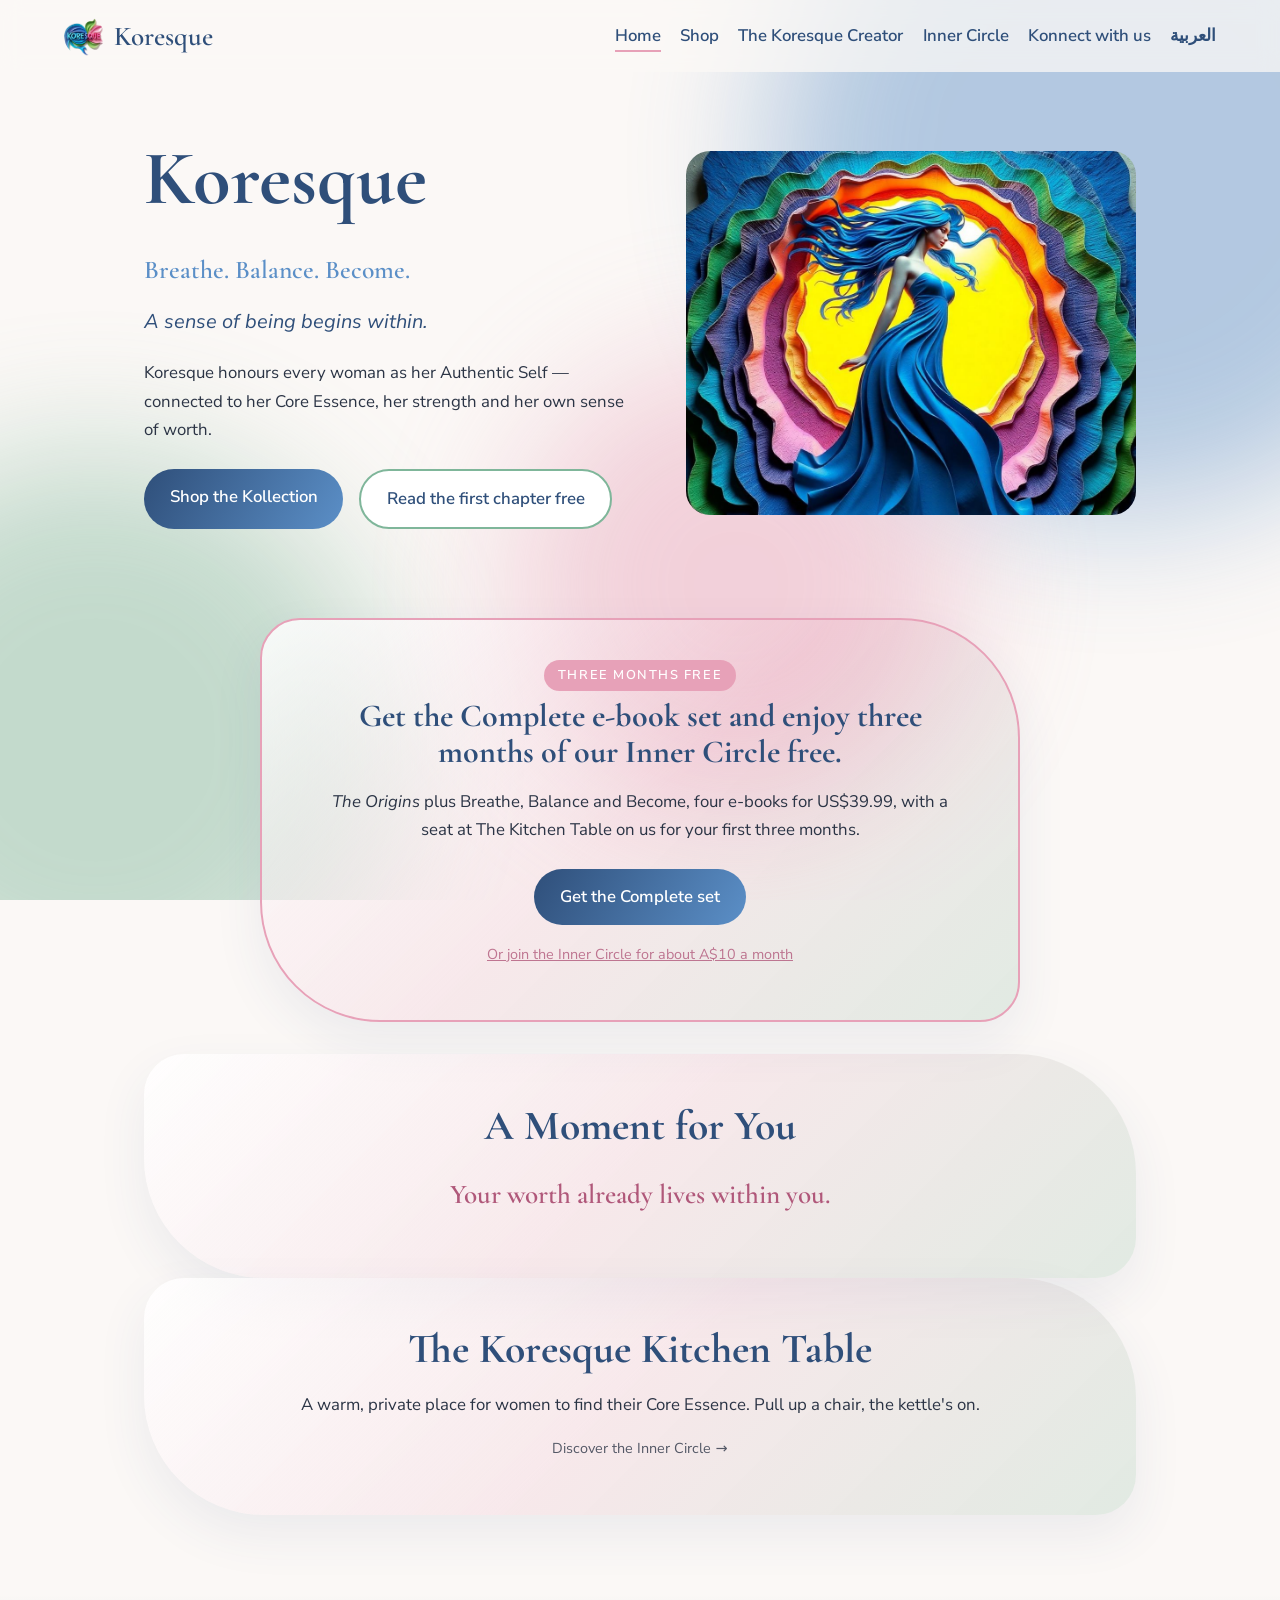
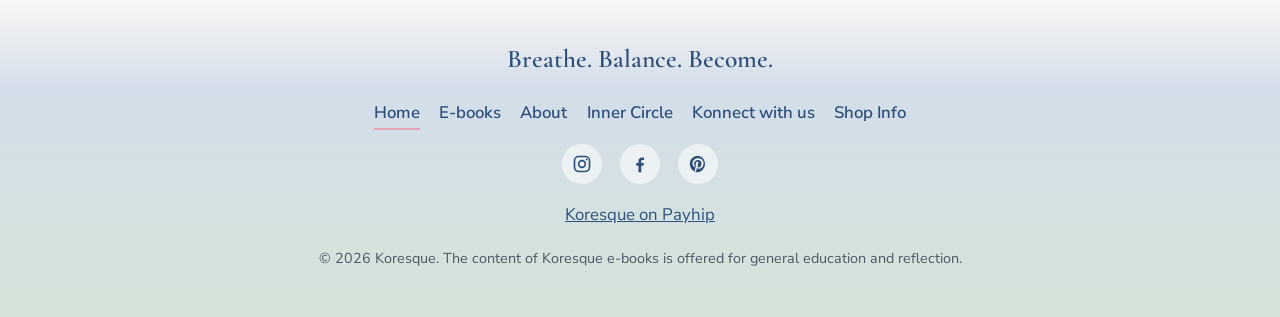
<file: index.html>
<!DOCTYPE html>
<html lang="en-AU">
<head>
<meta charset="utf-8">
<meta name="viewport" content="width=device-width, initial-scale=1">
<title>Koresque · Breathe. Balance. Become.</title>
<meta name="description" content="Beautifully illustrated e-books and gentle practices for women.">
<link rel="icon" href="images/logo.png">
<link rel="preconnect" href="https://fonts.googleapis.com">
<link href="https://fonts.googleapis.com/css2?family=Cormorant+Garamond:wght@500;600&family=Nunito+Sans:wght@400;600&display=swap" rel="stylesheet">
<link rel="stylesheet" href="css/style.css">
<link rel="alternate" hreflang="en" href="https://koresque.com/index.html">
<link rel="alternate" hreflang="ar" href="https://koresque.com/ar/index.html">
<link rel="alternate" hreflang="x-default" href="https://koresque.com/index.html">
</head>
<body>
<a class="skip" href="#main">Skip to content</a>
<div class="bg" aria-hidden="true"><span class="blob b1"></span><span class="blob b2"></span><span class="blob b3"></span></div>
<header class="site-header">
<a class="brand" href="index.html"><img src="images/logo.png" alt="" width="40" height="40"><span>Koresque</span></a>
<nav aria-label="Main"><ul><li><a href="index.html" aria-current="page">Home</a></li><li><a href="ebooks.html">Shop</a></li><li><a href="about.html#author">The Koresque Creator</a></li><li><a href="inner-circle.html">Inner Circle</a></li><li><a href="contact.html">Konnect with us</a></li><li class="lang-switch"><a href="ar/index.html" lang="ar" hreflang="ar">العربية</a></li></ul></nav>
</header>
<main id="main">
<section class="hero">
<div class="hero-text">
<h1>Koresque</h1>
<p class="tagline">Breathe. Balance. Become.</p>
<p class="lead">A sense of being begins within.</p>
<p>Koresque honours every woman as her Authentic Self — connected to her Core Essence, her strength and her own sense of worth.</p>
<p class="buttons"><a class="btn primary" href="ebooks.html">Shop the Kollection</a> <a class="btn secondary" href="https://payhip.com/b/oQnwW">Read the first chapter free</a></p>
</div>
<div class="hero-art"><img src="images/hero.jpg" alt="Flowing layers of blue, green and pink artwork"></div>
</section>
<section class="offer home-offer card-soft">
<span class="label">Three months free</span>
<h2>Get the Complete e-book set and enjoy three months of our Inner Circle free.</h2>
<p><em>The Origins</em> plus Breathe, Balance and Become, four e-books for US$39.99, with a seat at The Kitchen Table on us for your first three months.</p>
<p class="buttons"><a class="btn primary" href="https://payhip.com/b/dJkO3">Get the Complete set</a></p>
<p class="small"><a href="https://payhip.com/b/kZVgW">Or join the Inner Circle for about A$10 a month</a></p>
</section>
<a class="moment home-moment card-soft card-link" href="moment.html">
<h2>A Moment for You</h2>
<p class="quote">Your worth already lives within you.</p>
</a>
<a class="ic-teaser card-soft card-link" href="inner-circle.html">
<h2>The Koresque Kitchen Table</h2>
<p>A warm, private place for women to find their Core Essence. Pull up a chair, the kettle's on.</p>
<p class="small">Discover the Inner Circle &rarr;</p>
</a>
</main>
<footer class="site-footer">
<div class="wave" aria-hidden="true"></div>
<p class="foot-tag">Breathe. Balance. Become.</p>
<nav aria-label="Footer"><ul><li><a href="index.html" aria-current="page">Home</a></li><li><a href="ebooks.html">E-books</a></li><li><a href="about.html">About</a></li><li><a href="inner-circle.html">Inner Circle</a></li><li><a href="contact.html">Konnect with us</a></li><li><a href="shop-info.html">Shop Info</a></li></ul></nav>
<p class="social"><a href="https://www.instagram.com/koresque2026/" target="_blank" rel="noopener" aria-label="Instagram"><svg viewBox="0 0 24 24" width="20" height="20" aria-hidden="true" focusable="false"><rect x="3" y="3" width="18" height="18" rx="5" fill="none" stroke="currentColor" stroke-width="2"/><circle cx="12" cy="12" r="4" fill="none" stroke="currentColor" stroke-width="2"/><circle cx="17.5" cy="6.5" r="1.2" fill="currentColor"/></svg></a><a href="https://www.facebook.com/people/Koresque/61571388874484/" target="_blank" rel="noopener" aria-label="Facebook"><svg viewBox="0 0 24 24" width="20" height="20" aria-hidden="true" focusable="false"><path fill="currentColor" d="M13.5 22v-8h2.7l.4-3.2h-3.1V8.8c0-.9.3-1.5 1.6-1.5h1.7V4.4c-.3 0-1.3-.1-2.5-.1-2.4 0-4.1 1.5-4.1 4.2v2.3H7.5V14h2.7v8z"/></svg></a><a href="https://au.pinterest.com/koresque/" target="_blank" rel="noopener" aria-label="Pinterest"><svg viewBox="0 0 24 24" width="20" height="20" aria-hidden="true" focusable="false"><path fill="currentColor" d="M12 2a10 10 0 0 0-3.6 19.3c-.1-.8-.2-2 0-2.9l1.2-5s-.3-.6-.3-1.5c0-1.4.8-2.5 1.8-2.5.9 0 1.3.6 1.3 1.4 0 .9-.6 2.2-.9 3.4-.2 1 .5 1.9 1.5 1.9 1.8 0 3.2-1.9 3.2-4.7 0-2.5-1.8-4.2-4.3-4.2-2.9 0-4.6 2.2-4.6 4.4 0 .9.3 1.8.8 2.3.1.1.1.2.1.3l-.3 1.2c0 .2-.2.2-.4.1-1.3-.6-2.1-2.5-2.1-4 0-3.3 2.4-6.3 6.9-6.3 3.6 0 6.4 2.6 6.4 6 0 3.6-2.3 6.5-5.4 6.5-1.1 0-2.1-.6-2.4-1.2l-.7 2.5c-.2.9-.9 2.1-1.3 2.8A10 10 0 1 0 12 2z"/></svg></a></p>
<p><a href="https://payhip.com/Koresque">Koresque on Payhip</a></p>
<p class="small">&copy; 2026 Koresque. The content of Koresque e-books is offered for general education and reflection.</p>
</footer>
</body>
</html>
</file>
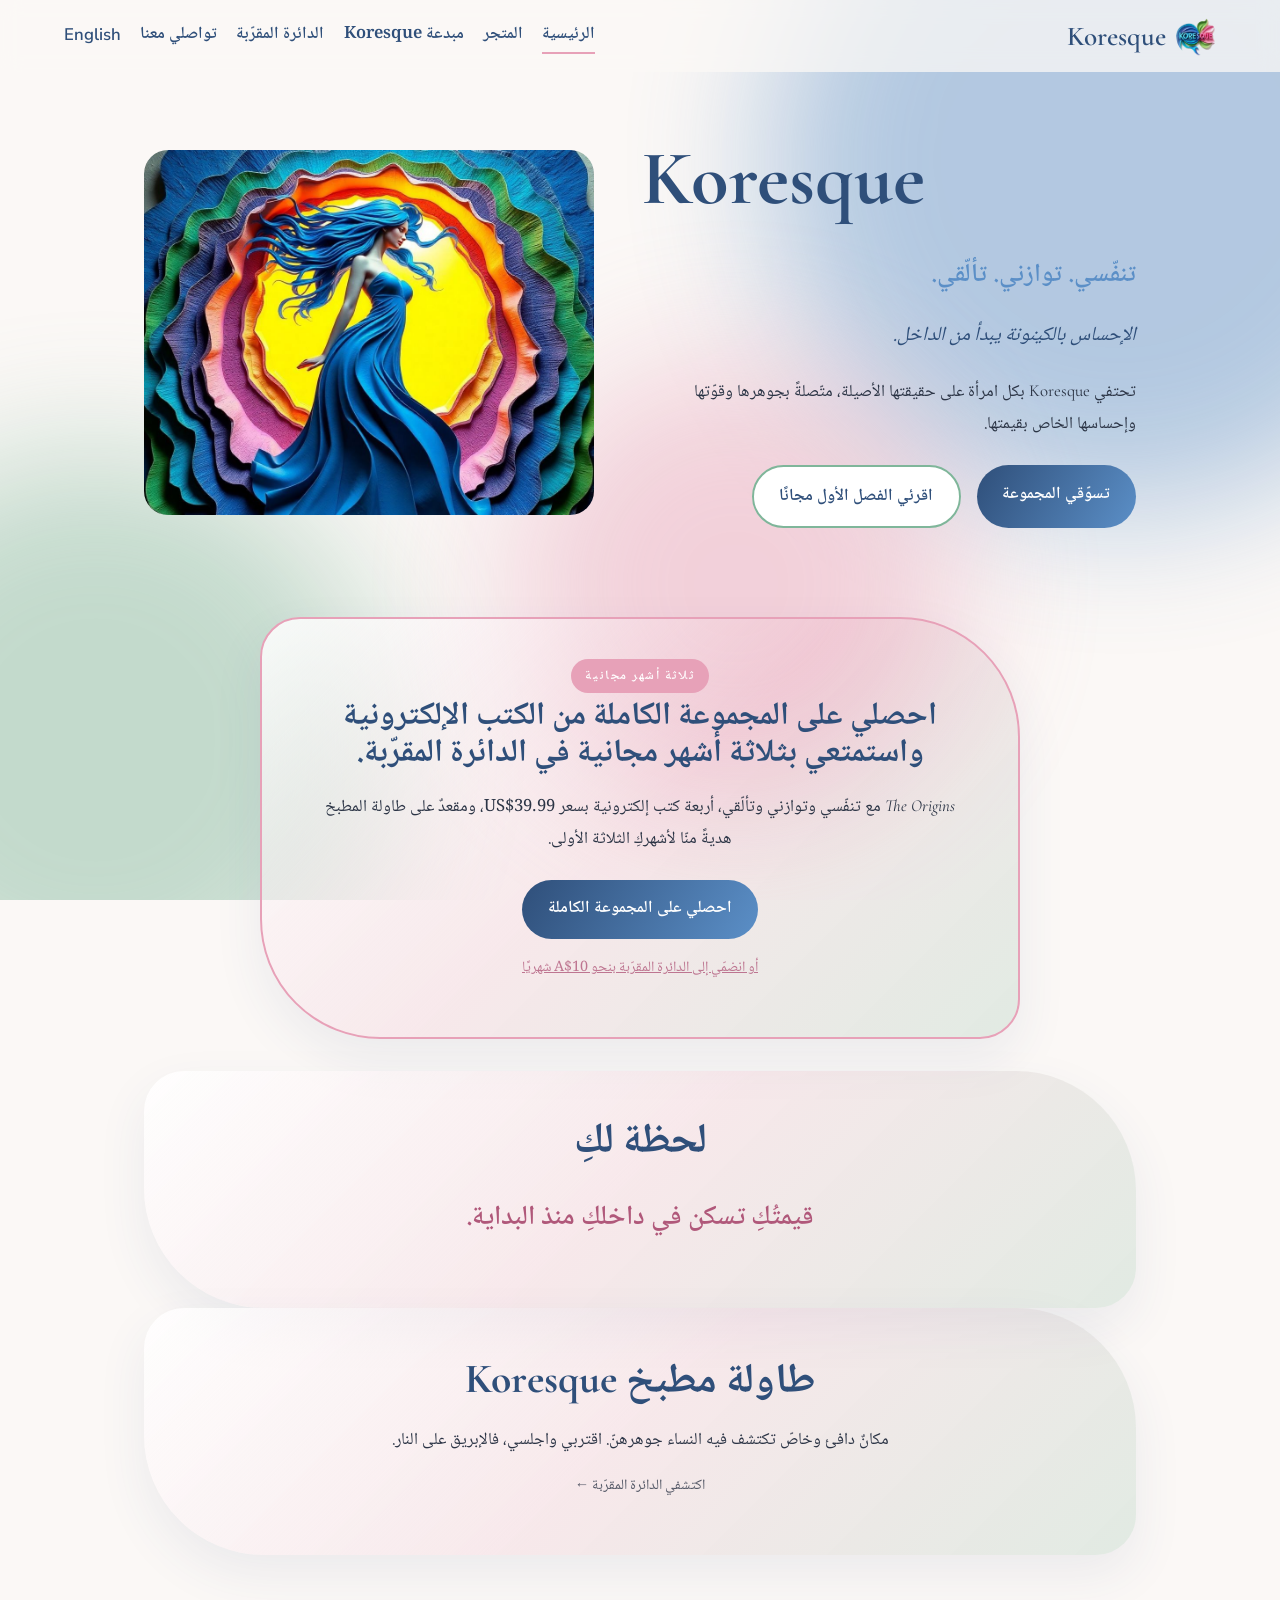
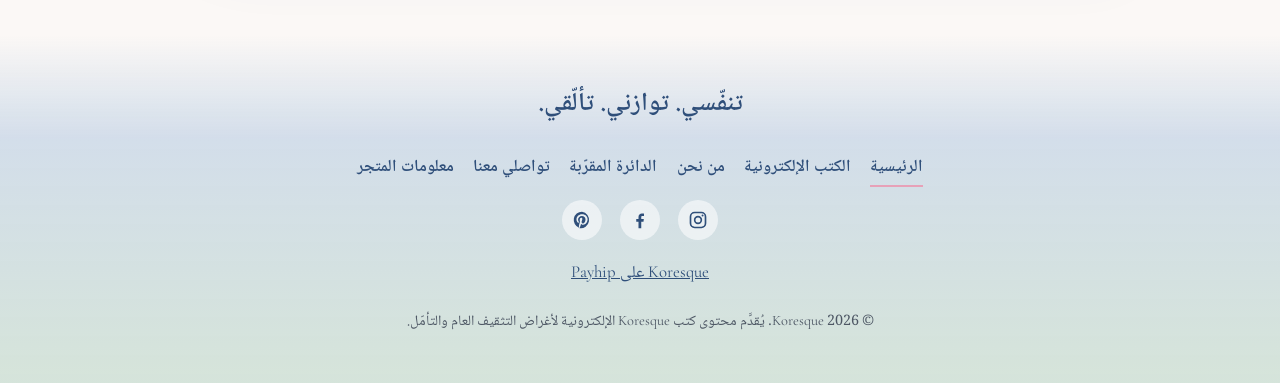
<file: ar/index.html>
<!DOCTYPE html>
<html lang="ar" dir="rtl">
<head>
<meta charset="utf-8">
<meta name="viewport" content="width=device-width, initial-scale=1">
<title>Koresque · تنفّسي. توازني. تألّقي.</title>
<meta name="description" content="كتب إلكترونية مصوّرة بجمال وممارسات لطيفة للنساء.">
<link rel="icon" href="../images/logo.png">
<link rel="preconnect" href="https://fonts.googleapis.com">
<link href="https://fonts.googleapis.com/css2?family=Cormorant+Garamond:wght@500;600&family=Noto+Naskh+Arabic:wght@400;600&family=Nunito+Sans:wght@400;600&display=swap" rel="stylesheet">
<link rel="stylesheet" href="../css/style.css">
<link rel="alternate" hreflang="en" href="https://koresque.com/index.html">
<link rel="alternate" hreflang="ar" href="https://koresque.com/ar/index.html">
<link rel="alternate" hreflang="x-default" href="https://koresque.com/index.html">
</head>
<body>
<a class="skip" href="#main">انتقلي إلى المحتوى</a>
<div class="bg" aria-hidden="true"><span class="blob b1"></span><span class="blob b2"></span><span class="blob b3"></span></div>
<header class="site-header">
<a class="brand" href="index.html"><img src="../images/logo.png" alt="" width="40" height="40"><span lang="en" dir="ltr">Koresque</span></a>
<nav aria-label="القائمة الرئيسية"><ul><li><a href="index.html" aria-current="page">الرئيسية</a></li><li><a href="ebooks.html">المتجر</a></li><li><a href="../about.html#author">مبدعة Koresque</a></li><li><a href="../inner-circle.html">الدائرة المقرّبة</a></li><li><a href="../contact.html">تواصلي معنا</a></li><li class="lang-switch"><a href="../index.html" lang="en" hreflang="en">English</a></li></ul></nav>
</header>
<main id="main">
<section class="hero">
<div class="hero-text">
<h1 lang="en" dir="ltr">Koresque</h1>
<p class="tagline">تنفّسي. توازني. تألّقي.</p>
<p class="lead">الإحساس بالكينونة يبدأ من الداخل.</p>
<p>تحتفي <span lang="en" dir="ltr">Koresque</span> بكل امرأة على حقيقتها الأصيلة، متّصلةً بجوهرها وقوّتها وإحساسها الخاص بقيمتها.</p>
<p class="buttons"><a class="btn primary" href="ebooks.html">تسوّقي المجموعة</a> <a class="btn secondary" href="https://payhip.com/b/oQnwW">اقرئي الفصل الأول مجانًا</a></p>
</div>
<div class="hero-art"><img src="../images/hero.jpg" alt="طبقات متدفّقة من عمل فنيّ بالأزرق والأخضر والورديّ"></div>
</section>
<section class="offer home-offer card-soft">
<span class="label">ثلاثة أشهر مجانية</span>
<h2>احصلي على المجموعة الكاملة من الكتب الإلكترونية واستمتعي بثلاثة أشهر مجانية في الدائرة المقرّبة.</h2>
<p><em lang="en" dir="ltr">The Origins</em> مع تنفّسي وتوازني وتألّقي، أربعة كتب إلكترونية بسعر <bdi dir="ltr">US$39.99</bdi>، ومقعدٌ على طاولة المطبخ هديةً منّا لأشهركِ الثلاثة الأولى.</p>
<p class="buttons"><a class="btn primary" href="https://payhip.com/b/dJkO3">احصلي على المجموعة الكاملة</a></p>
<p class="small"><a href="https://payhip.com/b/kZVgW">أو انضمّي إلى الدائرة المقرّبة بنحو <bdi dir="ltr">A$10</bdi> شهريًا</a></p>
</section>
<a class="moment home-moment card-soft card-link" href="moment.html">
<h2>لحظة لكِ</h2>
<p class="quote">قيمتُكِ تسكن في داخلكِ منذ البداية.</p>
</a>
<a class="ic-teaser card-soft card-link" href="../inner-circle.html">
<h2>طاولة مطبخ <span lang="en" dir="ltr">Koresque</span></h2>
<p>مكانٌ دافئ وخاصّ تكتشف فيه النساء جوهرهنّ. اقتربي واجلسي، فالإبريق على النار.</p>
<p class="small">اكتشفي الدائرة المقرّبة &larr;</p>
</a>
</main>
<footer class="site-footer">
<div class="wave" aria-hidden="true"></div>
<p class="foot-tag">تنفّسي. توازني. تألّقي.</p>
<nav aria-label="تذييل الصفحة"><ul><li><a href="index.html" aria-current="page">الرئيسية</a></li><li><a href="ebooks.html">الكتب الإلكترونية</a></li><li><a href="../about.html">من نحن</a></li><li><a href="../inner-circle.html">الدائرة المقرّبة</a></li><li><a href="../contact.html">تواصلي معنا</a></li><li><a href="../shop-info.html">معلومات المتجر</a></li></ul></nav>
<p class="social"><a href="https://www.instagram.com/koresque2026/" target="_blank" rel="noopener" aria-label="إنستغرام"><svg viewBox="0 0 24 24" width="20" height="20" aria-hidden="true" focusable="false"><rect x="3" y="3" width="18" height="18" rx="5" fill="none" stroke="currentColor" stroke-width="2"/><circle cx="12" cy="12" r="4" fill="none" stroke="currentColor" stroke-width="2"/><circle cx="17.5" cy="6.5" r="1.2" fill="currentColor"/></svg></a><a href="https://www.facebook.com/people/Koresque/61571388874484/" target="_blank" rel="noopener" aria-label="فيسبوك"><svg viewBox="0 0 24 24" width="20" height="20" aria-hidden="true" focusable="false"><path fill="currentColor" d="M13.5 22v-8h2.7l.4-3.2h-3.1V8.8c0-.9.3-1.5 1.6-1.5h1.7V4.4c-.3 0-1.3-.1-2.5-.1-2.4 0-4.1 1.5-4.1 4.2v2.3H7.5V14h2.7v8z"/></svg></a><a href="https://au.pinterest.com/koresque/" target="_blank" rel="noopener" aria-label="بينترست"><svg viewBox="0 0 24 24" width="20" height="20" aria-hidden="true" focusable="false"><path fill="currentColor" d="M12 2a10 10 0 0 0-3.6 19.3c-.1-.8-.2-2 0-2.9l1.2-5s-.3-.6-.3-1.5c0-1.4.8-2.5 1.8-2.5.9 0 1.3.6 1.3 1.4 0 .9-.6 2.2-.9 3.4-.2 1 .5 1.9 1.5 1.9 1.8 0 3.2-1.9 3.2-4.7 0-2.5-1.8-4.2-4.3-4.2-2.9 0-4.6 2.2-4.6 4.4 0 .9.3 1.8.8 2.3.1.1.1.2.1.3l-.3 1.2c0 .2-.2.2-.4.1-1.3-.6-2.1-2.5-2.1-4 0-3.3 2.4-6.3 6.9-6.3 3.6 0 6.4 2.6 6.4 6 0 3.6-2.3 6.5-5.4 6.5-1.1 0-2.1-.6-2.4-1.2l-.7 2.5c-.2.9-.9 2.1-1.3 2.8A10 10 0 1 0 12 2z"/></svg></a></p>
<p><a href="https://payhip.com/Koresque"><span lang="en" dir="ltr">Koresque</span> على <span lang="en" dir="ltr">Payhip</span></a></p>
<p class="small">&copy; 2026 <span lang="en" dir="ltr">Koresque</span>. يُقدَّم محتوى كتب <span lang="en" dir="ltr">Koresque</span> الإلكترونية لأغراض التثقيف العام والتأمّل.</p>
</footer>
</body>
</html>
</file>
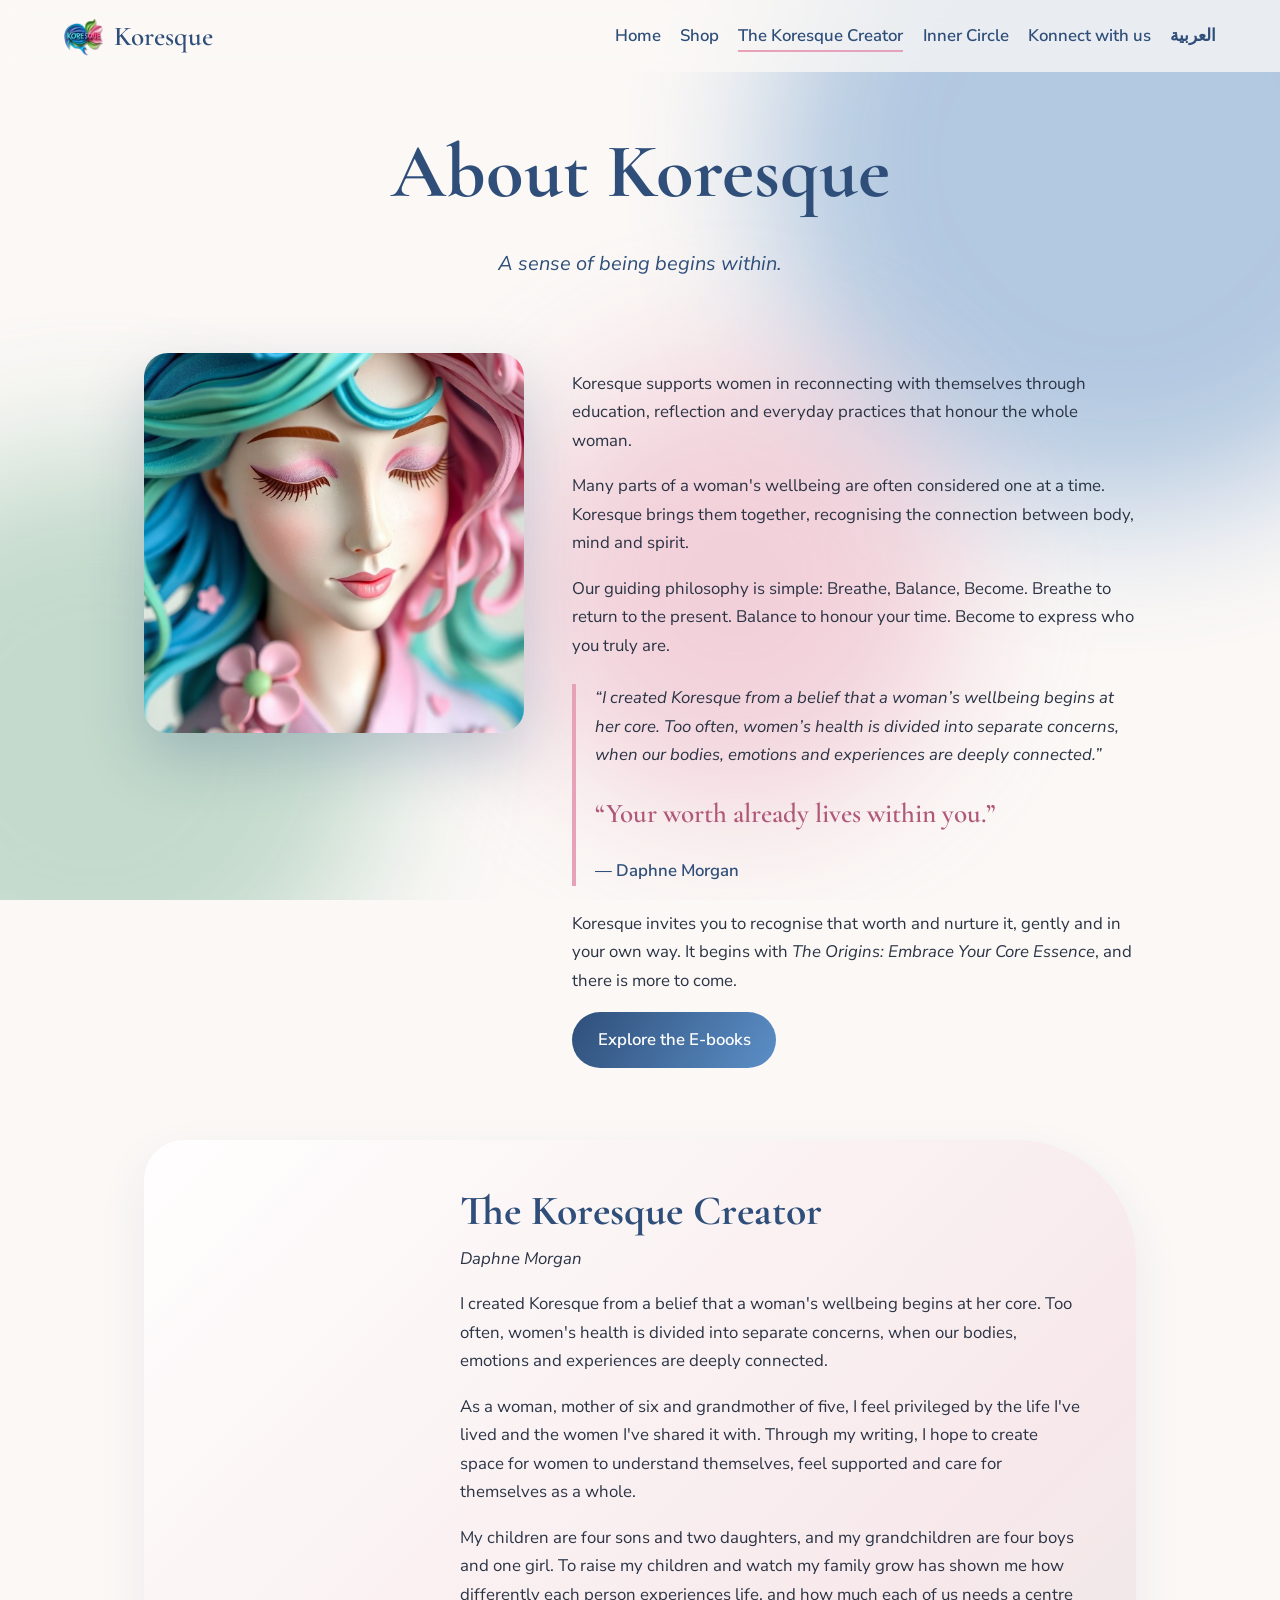
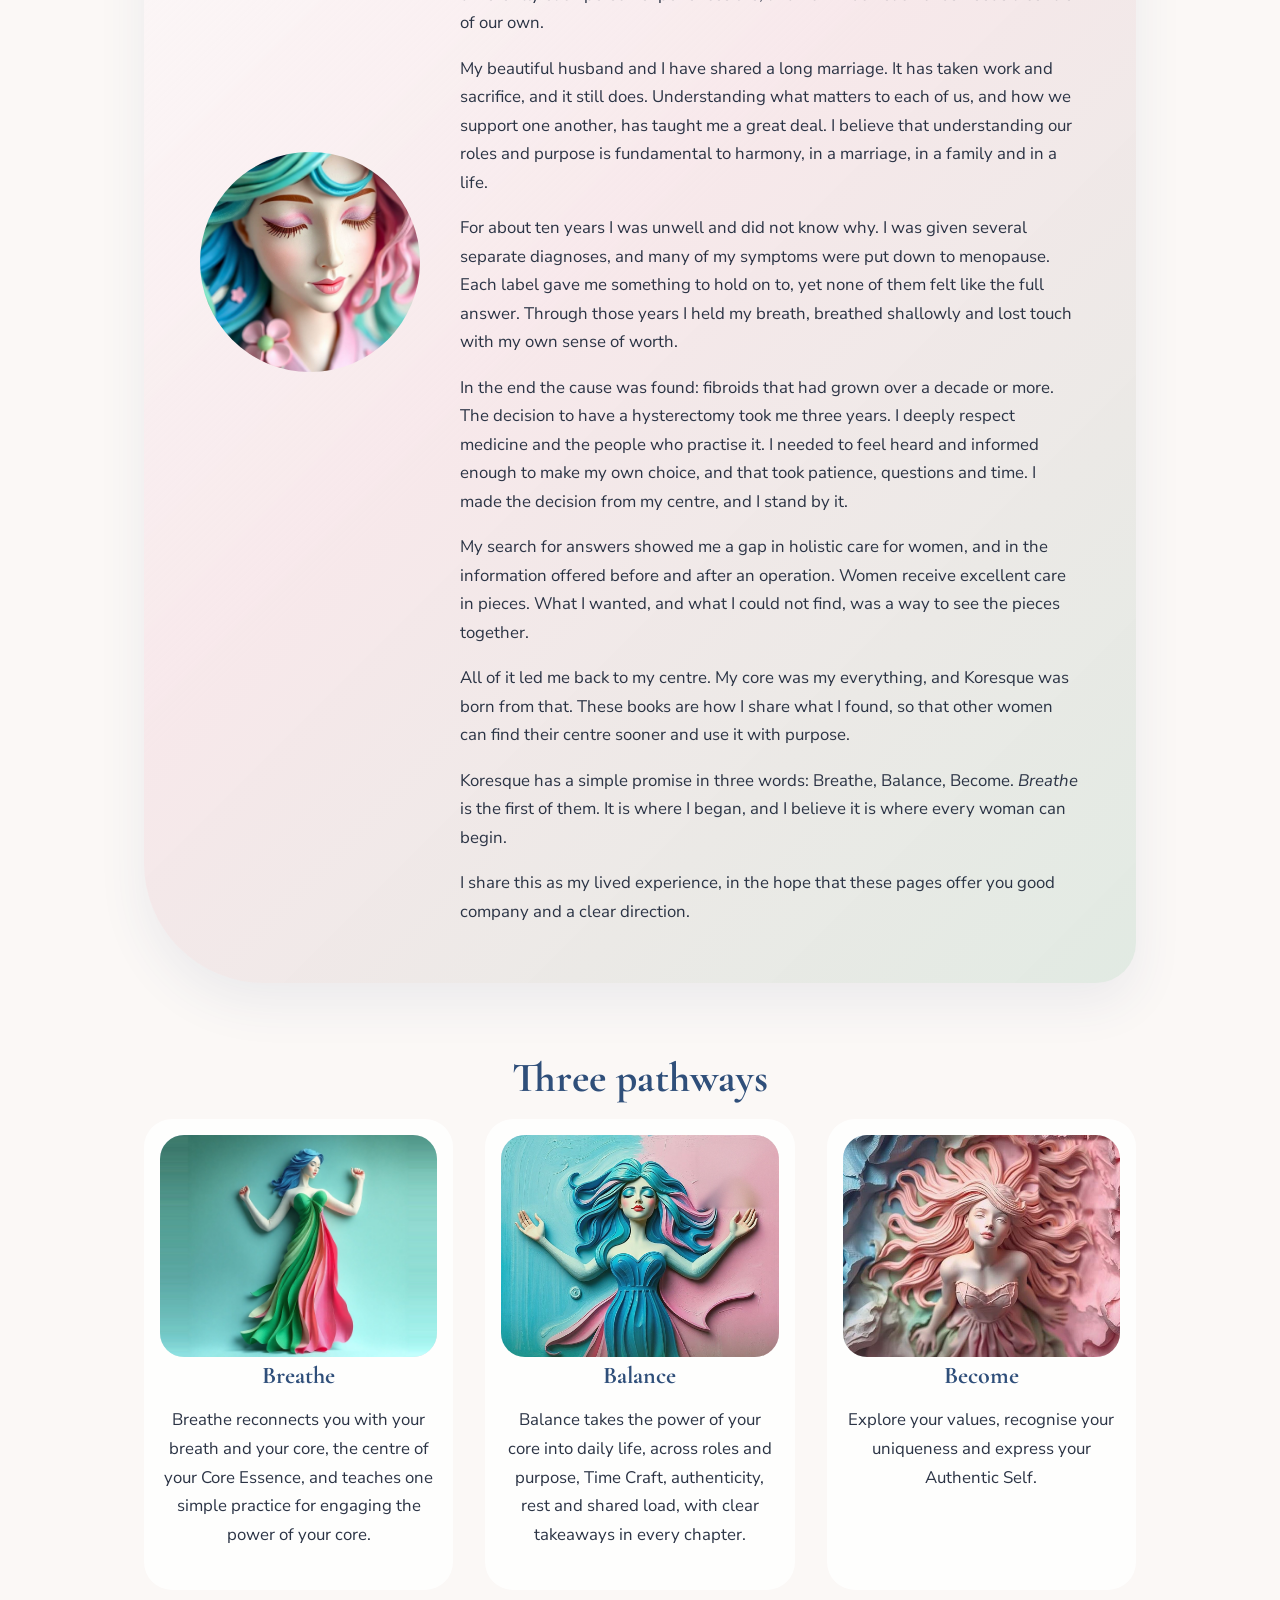
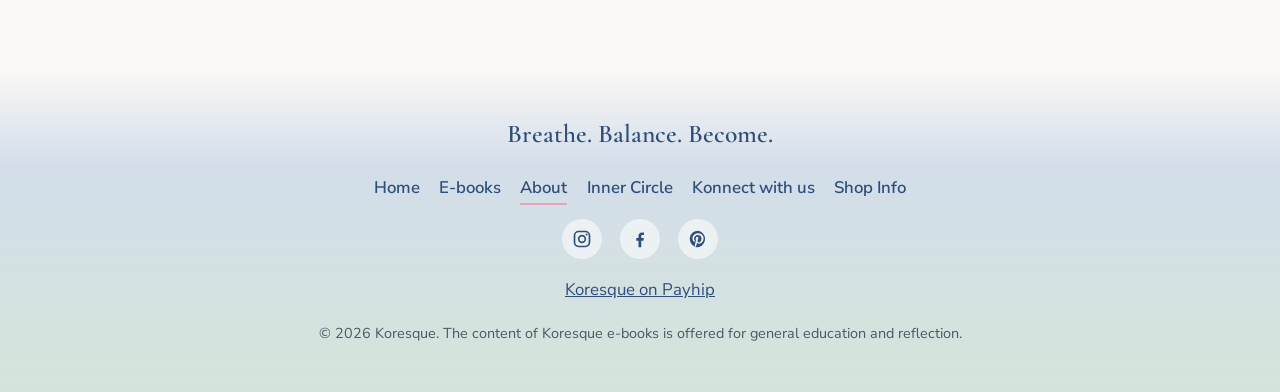
<file: about.html>
<!DOCTYPE html>
<html lang="en-AU">
<head>
<meta charset="utf-8">
<meta name="viewport" content="width=device-width, initial-scale=1">
<title>About · Koresque</title>
<meta name="description" content="Koresque supports women in reconnecting with themselves.">
<link rel="icon" href="images/logo.png">
<link rel="preconnect" href="https://fonts.googleapis.com">
<link href="https://fonts.googleapis.com/css2?family=Cormorant+Garamond:wght@500;600&family=Nunito+Sans:wght@400;600&display=swap" rel="stylesheet">
<link rel="stylesheet" href="css/style.css">
</head>
<body>
<a class="skip" href="#main">Skip to content</a>
<div class="bg" aria-hidden="true"><span class="blob b1"></span><span class="blob b2"></span><span class="blob b3"></span></div>
<header class="site-header">
<a class="brand" href="index.html"><img src="images/logo.png" alt="" width="40" height="40"><span>Koresque</span></a>
<nav aria-label="Main"><ul><li><a href="index.html">Home</a></li><li><a href="ebooks.html">Shop</a></li><li><a href="about.html#author" aria-current="page">The Koresque Creator</a></li><li><a href="inner-circle.html">Inner Circle</a></li><li><a href="contact.html">Konnect with us</a></li><li class="lang-switch"><a href="ar/index.html" lang="ar" hreflang="ar">العربية</a></li></ul></nav>
</header>
<main id="main">
<section class="page-head"><h1>About Koresque</h1><p class="lead">A sense of being begins within.</p></section>
<section class="feature"><img src="images/about.jpg" alt="Soft layered artwork in blue, green and pink"><div>
<p>Koresque supports women in reconnecting with themselves through education, reflection and everyday practices that honour the whole woman.</p>
<p>Many parts of a woman's wellbeing are often considered one at a time. Koresque brings them together, recognising the connection between body, mind and spirit.</p>
<p>Our guiding philosophy is simple: Breathe, Balance, Become. Breathe to return to the present. Balance to honour your time. Become to express who you truly are.</p>
<blockquote class="author-words">
<p>“I created Koresque from a belief that a woman’s wellbeing begins at her core. Too often, women’s health is divided into separate concerns, when our bodies, emotions and experiences are deeply connected.”</p>
<p class="quote">“Your worth already lives within you.”</p>
<footer>— Daphne Morgan</footer>
</blockquote>
<p>Koresque invites you to recognise that worth and nurture it, gently and in your own way. It begins with <em>The Origins: Embrace Your Core Essence</em>, and there is more to come.</p>
<a class="btn primary" href="ebooks.html">Explore the E-books</a></div></section>
<section class="author card-soft" id="author">
<img src="images/about.jpg" alt="">
<div>
<h2>The Koresque Creator</h2>
<p class="sub">Daphne Morgan</p>
<p>I created Koresque from a belief that a woman's wellbeing begins at her core. Too often, women's health is divided into separate concerns, when our bodies, emotions and experiences are deeply connected.</p>
<p>As a woman, mother of six and grandmother of five, I feel privileged by the life I've lived and the women I've shared it with. Through my writing, I hope to create space for women to understand themselves, feel supported and care for themselves as a whole.</p>
<p>My children are four sons and two daughters, and my grandchildren are four boys and one girl. To raise my children and watch my family grow has shown me how differently each person experiences life, and how much each of us needs a centre of our own.</p>
<p>My beautiful husband and I have shared a long marriage. It has taken work and sacrifice, and it still does. Understanding what matters to each of us, and how we support one another, has taught me a great deal. I believe that understanding our roles and purpose is fundamental to harmony, in a marriage, in a family and in a life.</p>
<p>For about ten years I was unwell and did not know why. I was given several separate diagnoses, and many of my symptoms were put down to menopause. Each label gave me something to hold on to, yet none of them felt like the full answer. Through those years I held my breath, breathed shallowly and lost touch with my own sense of worth.</p>
<p>In the end the cause was found: fibroids that had grown over a decade or more. The decision to have a hysterectomy took me three years. I deeply respect medicine and the people who practise it. I needed to feel heard and informed enough to make my own choice, and that took patience, questions and time. I made the decision from my centre, and I stand by it.</p>
<p>My search for answers showed me a gap in holistic care for women, and in the information offered before and after an operation. Women receive excellent care in pieces. What I wanted, and what I could not find, was a way to see the pieces together.</p>
<p>All of it led me back to my centre. My core was my everything, and Koresque was born from that. These books are how I share what I found, so that other women can find their centre sooner and use it with purpose.</p>
<p>Koresque has a simple promise in three words: Breathe, Balance, Become. <em>Breathe</em> is the first of them. It is where I began, and I believe it is where every woman can begin.</p>
<p>I share this as my lived experience, in the hope that these pages offer you good company and a clear direction.</p>
</div>
</section>
<section class="pathways">
<h2>Three pathways</h2>
<div class="grid3">
<article><img src="images/breathe.jpg" alt=""><h3>Breathe</h3><p>Breathe reconnects you with your breath and your core, the centre of your Core Essence, and teaches one simple practice for engaging the power of your core.</p></article>
<article><img src="images/balance.jpg" alt=""><h3>Balance</h3><p>Balance takes the power of your core into daily life, across roles and purpose, Time Craft, authenticity, rest and shared load, with clear takeaways in every chapter.</p></article>
<article><img src="images/become.jpg" alt=""><h3>Become</h3><p>Explore your values, recognise your uniqueness and express your Authentic Self.</p></article>
</div>
</section>
</main>
<footer class="site-footer">
<div class="wave" aria-hidden="true"></div>
<p class="foot-tag">Breathe. Balance. Become.</p>
<nav aria-label="Footer"><ul><li><a href="index.html">Home</a></li><li><a href="ebooks.html">E-books</a></li><li><a href="about.html" aria-current="page">About</a></li><li><a href="inner-circle.html">Inner Circle</a></li><li><a href="contact.html">Konnect with us</a></li><li><a href="shop-info.html">Shop Info</a></li></ul></nav>
<p class="social"><a href="https://www.instagram.com/koresque2026/" target="_blank" rel="noopener" aria-label="Instagram"><svg viewBox="0 0 24 24" width="20" height="20" aria-hidden="true" focusable="false"><rect x="3" y="3" width="18" height="18" rx="5" fill="none" stroke="currentColor" stroke-width="2"/><circle cx="12" cy="12" r="4" fill="none" stroke="currentColor" stroke-width="2"/><circle cx="17.5" cy="6.5" r="1.2" fill="currentColor"/></svg></a><a href="https://www.facebook.com/people/Koresque/61571388874484/" target="_blank" rel="noopener" aria-label="Facebook"><svg viewBox="0 0 24 24" width="20" height="20" aria-hidden="true" focusable="false"><path fill="currentColor" d="M13.5 22v-8h2.7l.4-3.2h-3.1V8.8c0-.9.3-1.5 1.6-1.5h1.7V4.4c-.3 0-1.3-.1-2.5-.1-2.4 0-4.1 1.5-4.1 4.2v2.3H7.5V14h2.7v8z"/></svg></a><a href="https://au.pinterest.com/koresque/" target="_blank" rel="noopener" aria-label="Pinterest"><svg viewBox="0 0 24 24" width="20" height="20" aria-hidden="true" focusable="false"><path fill="currentColor" d="M12 2a10 10 0 0 0-3.6 19.3c-.1-.8-.2-2 0-2.9l1.2-5s-.3-.6-.3-1.5c0-1.4.8-2.5 1.8-2.5.9 0 1.3.6 1.3 1.4 0 .9-.6 2.2-.9 3.4-.2 1 .5 1.9 1.5 1.9 1.8 0 3.2-1.9 3.2-4.7 0-2.5-1.8-4.2-4.3-4.2-2.9 0-4.6 2.2-4.6 4.4 0 .9.3 1.8.8 2.3.1.1.1.2.1.3l-.3 1.2c0 .2-.2.2-.4.1-1.3-.6-2.1-2.5-2.1-4 0-3.3 2.4-6.3 6.9-6.3 3.6 0 6.4 2.6 6.4 6 0 3.6-2.3 6.5-5.4 6.5-1.1 0-2.1-.6-2.4-1.2l-.7 2.5c-.2.9-.9 2.1-1.3 2.8A10 10 0 1 0 12 2z"/></svg></a></p>
<p><a href="https://payhip.com/Koresque">Koresque on Payhip</a></p>
<p class="small">&copy; 2026 Koresque. The content of Koresque e-books is offered for general education and reflection.</p>
</footer>
</body>
</html>
</file>
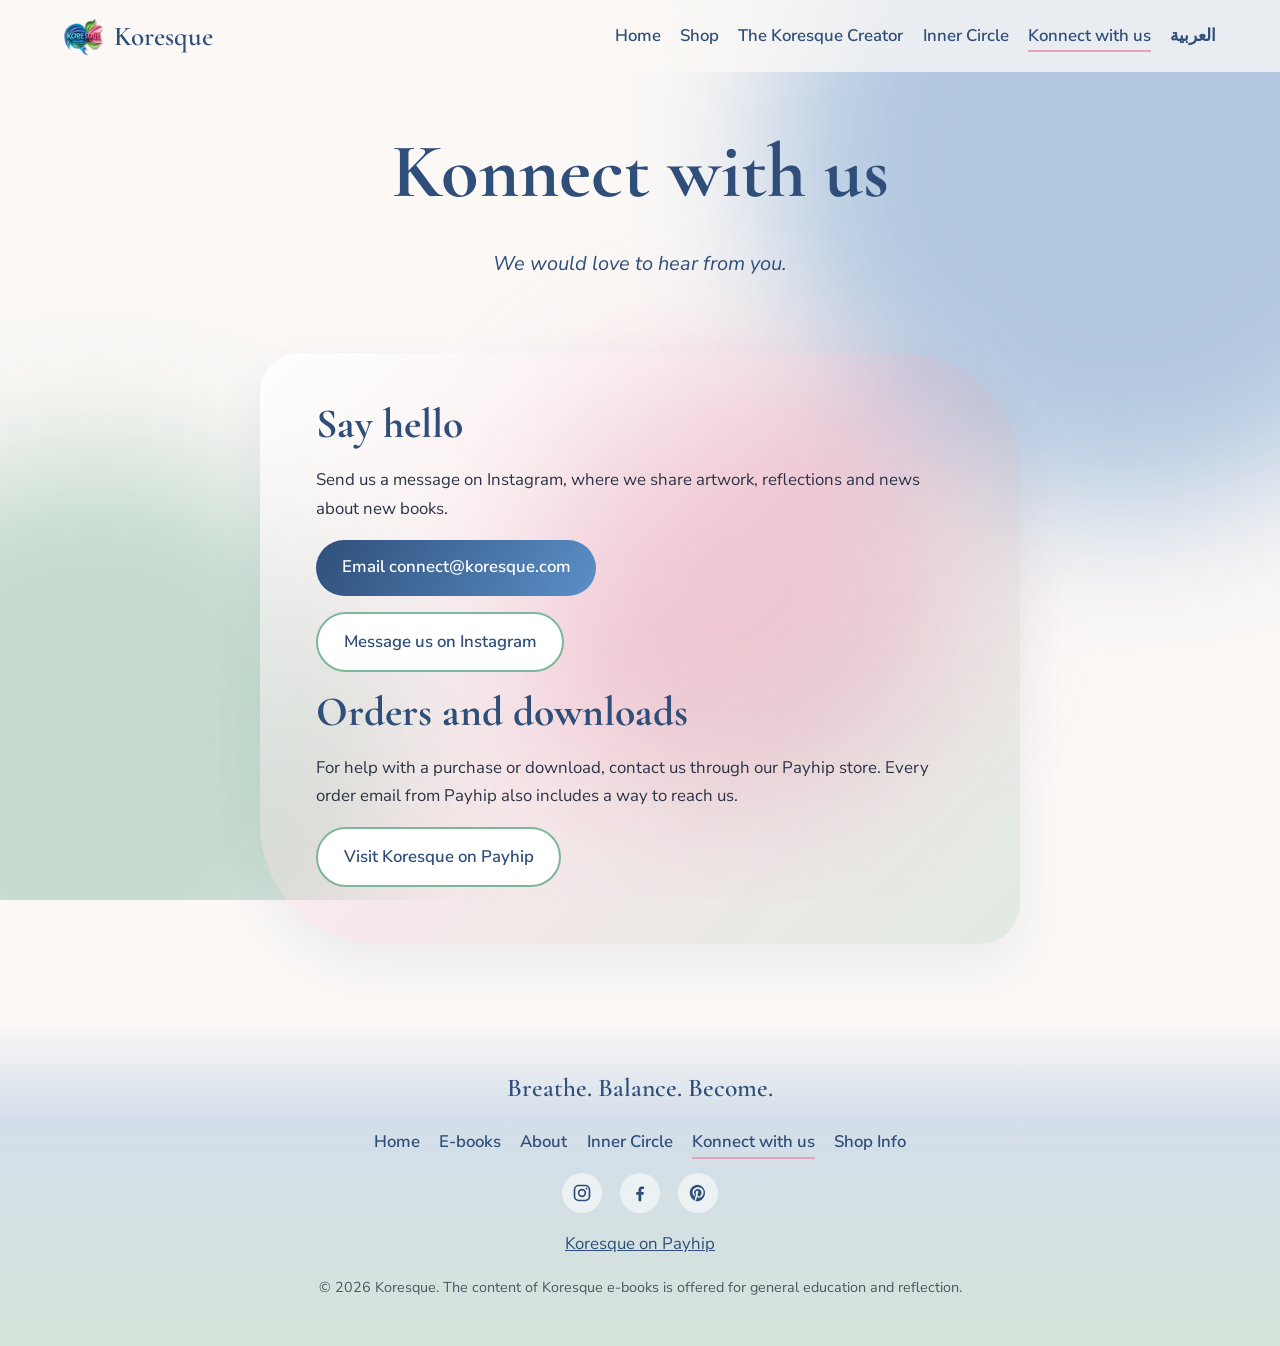
<file: contact.html>
<!DOCTYPE html>
<html lang="en-AU">
<head>
<meta charset="utf-8">
<meta name="viewport" content="width=device-width, initial-scale=1">
<title>Contact · Koresque</title>
<meta name="description" content="Contact Koresque.">
<link rel="icon" href="images/logo.png">
<link rel="preconnect" href="https://fonts.googleapis.com">
<link href="https://fonts.googleapis.com/css2?family=Cormorant+Garamond:wght@500;600&family=Nunito+Sans:wght@400;600&display=swap" rel="stylesheet">
<link rel="stylesheet" href="css/style.css">
</head>
<body>
<a class="skip" href="#main">Skip to content</a>
<div class="bg" aria-hidden="true"><span class="blob b1"></span><span class="blob b2"></span><span class="blob b3"></span></div>
<header class="site-header">
<a class="brand" href="index.html"><img src="images/logo.png" alt="" width="40" height="40"><span>Koresque</span></a>
<nav aria-label="Main"><ul><li><a href="index.html">Home</a></li><li><a href="ebooks.html">Shop</a></li><li><a href="about.html#author">The Koresque Creator</a></li><li><a href="inner-circle.html">Inner Circle</a></li><li><a href="contact.html" aria-current="page">Konnect with us</a></li><li class="lang-switch"><a href="ar/index.html" lang="ar" hreflang="ar">العربية</a></li></ul></nav>
</header>
<main id="main">
<section class="page-head"><h1>Konnect with us</h1><p class="lead">We would love to hear from you.</p></section>
<section class="card-soft narrow">
<h2>Say hello</h2>
<p>Send us a message on Instagram, where we share artwork, reflections and news about new books.</p>
<p><a class="btn primary" href="mailto:connect@koresque.com">Email connect@koresque.com</a></p>
<p><a class="btn secondary" href="https://www.instagram.com/koresque2026">Message us on Instagram</a></p>
<h2>Orders and downloads</h2>
<p>For help with a purchase or download, contact us through our Payhip store. Every order email from Payhip also includes a way to reach us.</p>
<p><a class="btn secondary" href="https://payhip.com/Koresque">Visit Koresque on Payhip</a></p>
</section>
</main>
<footer class="site-footer">
<div class="wave" aria-hidden="true"></div>
<p class="foot-tag">Breathe. Balance. Become.</p>
<nav aria-label="Footer"><ul><li><a href="index.html">Home</a></li><li><a href="ebooks.html">E-books</a></li><li><a href="about.html">About</a></li><li><a href="inner-circle.html">Inner Circle</a></li><li><a href="contact.html" aria-current="page">Konnect with us</a></li><li><a href="shop-info.html">Shop Info</a></li></ul></nav>
<p class="social"><a href="https://www.instagram.com/koresque2026/" target="_blank" rel="noopener" aria-label="Instagram"><svg viewBox="0 0 24 24" width="20" height="20" aria-hidden="true" focusable="false"><rect x="3" y="3" width="18" height="18" rx="5" fill="none" stroke="currentColor" stroke-width="2"/><circle cx="12" cy="12" r="4" fill="none" stroke="currentColor" stroke-width="2"/><circle cx="17.5" cy="6.5" r="1.2" fill="currentColor"/></svg></a><a href="https://www.facebook.com/people/Koresque/61571388874484/" target="_blank" rel="noopener" aria-label="Facebook"><svg viewBox="0 0 24 24" width="20" height="20" aria-hidden="true" focusable="false"><path fill="currentColor" d="M13.5 22v-8h2.7l.4-3.2h-3.1V8.8c0-.9.3-1.5 1.6-1.5h1.7V4.4c-.3 0-1.3-.1-2.5-.1-2.4 0-4.1 1.5-4.1 4.2v2.3H7.5V14h2.7v8z"/></svg></a><a href="https://au.pinterest.com/koresque/" target="_blank" rel="noopener" aria-label="Pinterest"><svg viewBox="0 0 24 24" width="20" height="20" aria-hidden="true" focusable="false"><path fill="currentColor" d="M12 2a10 10 0 0 0-3.6 19.3c-.1-.8-.2-2 0-2.9l1.2-5s-.3-.6-.3-1.5c0-1.4.8-2.5 1.8-2.5.9 0 1.3.6 1.3 1.4 0 .9-.6 2.2-.9 3.4-.2 1 .5 1.9 1.5 1.9 1.8 0 3.2-1.9 3.2-4.7 0-2.5-1.8-4.2-4.3-4.2-2.9 0-4.6 2.2-4.6 4.4 0 .9.3 1.8.8 2.3.1.1.1.2.1.3l-.3 1.2c0 .2-.2.2-.4.1-1.3-.6-2.1-2.5-2.1-4 0-3.3 2.4-6.3 6.9-6.3 3.6 0 6.4 2.6 6.4 6 0 3.6-2.3 6.5-5.4 6.5-1.1 0-2.1-.6-2.4-1.2l-.7 2.5c-.2.9-.9 2.1-1.3 2.8A10 10 0 1 0 12 2z"/></svg></a></p>
<p><a href="https://payhip.com/Koresque">Koresque on Payhip</a></p>
<p class="small">&copy; 2026 Koresque. The content of Koresque e-books is offered for general education and reflection.</p>
</footer>
</body>
</html>
</file>
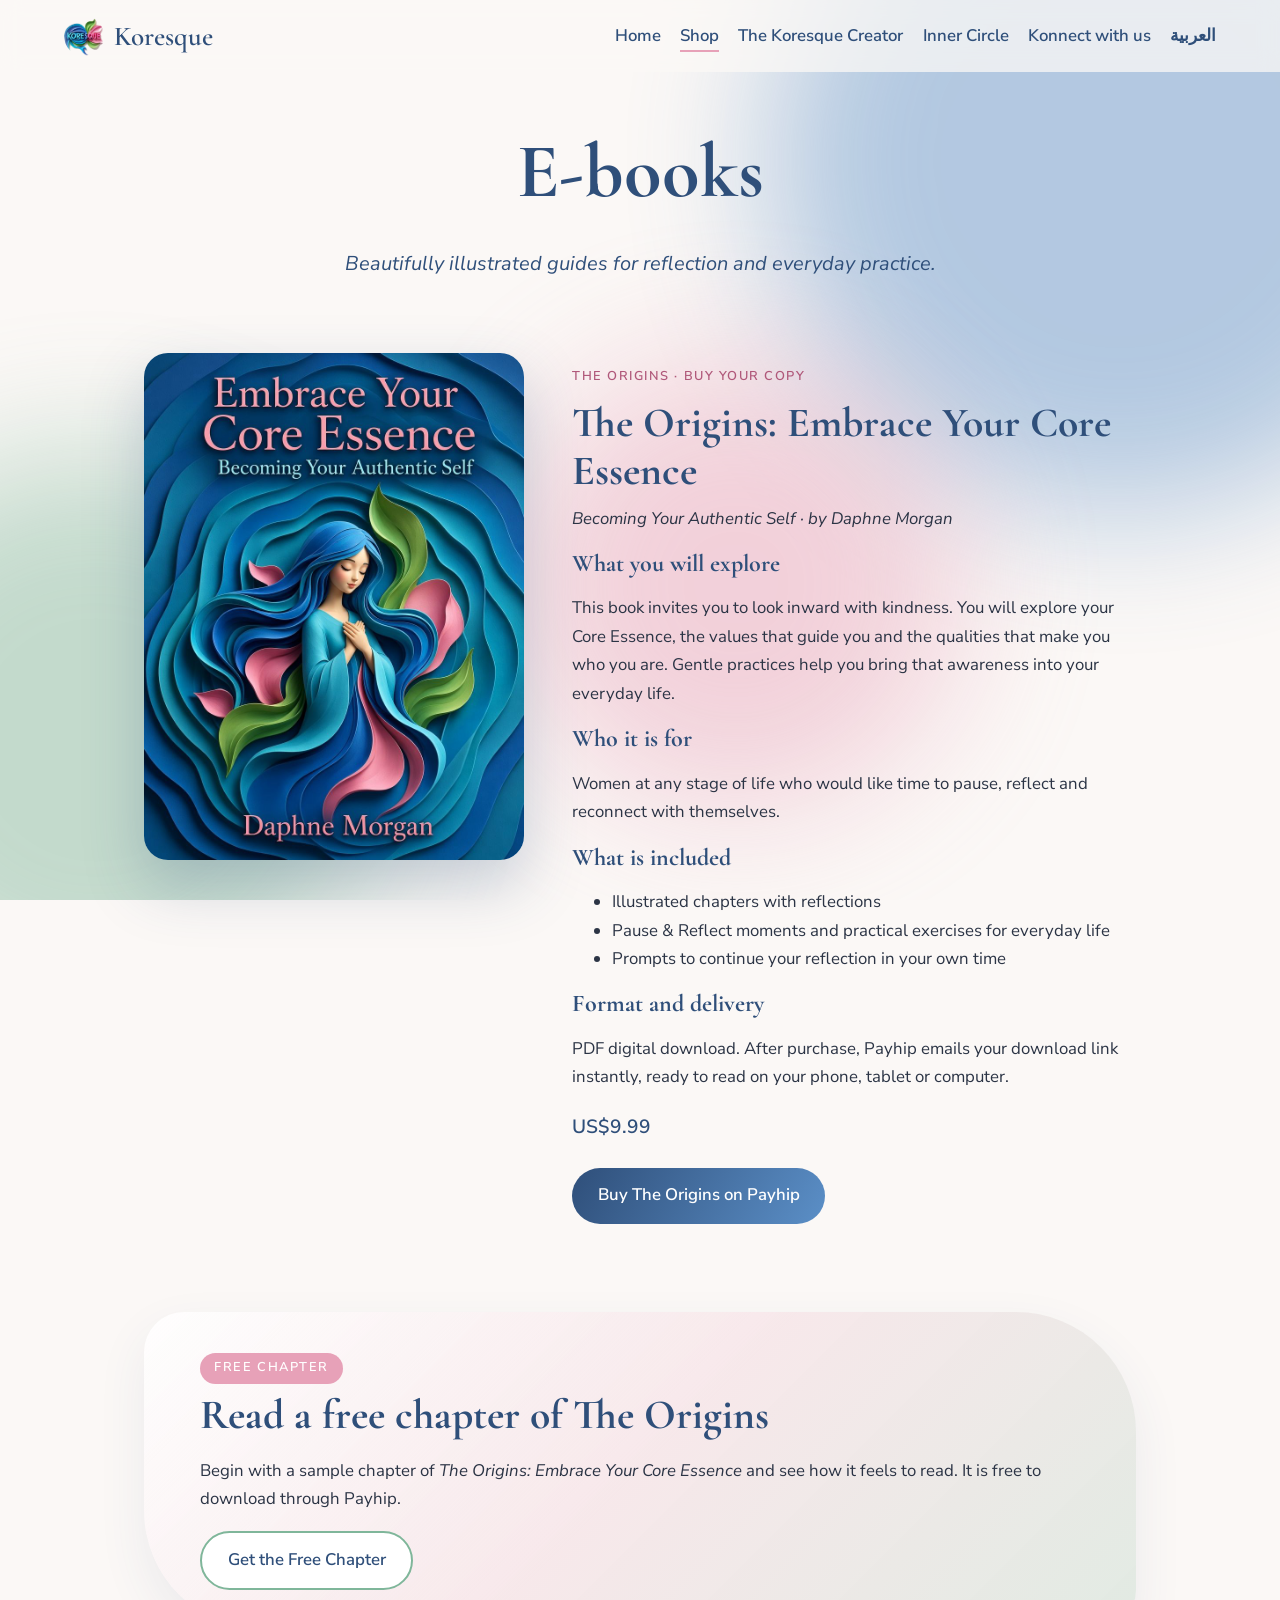
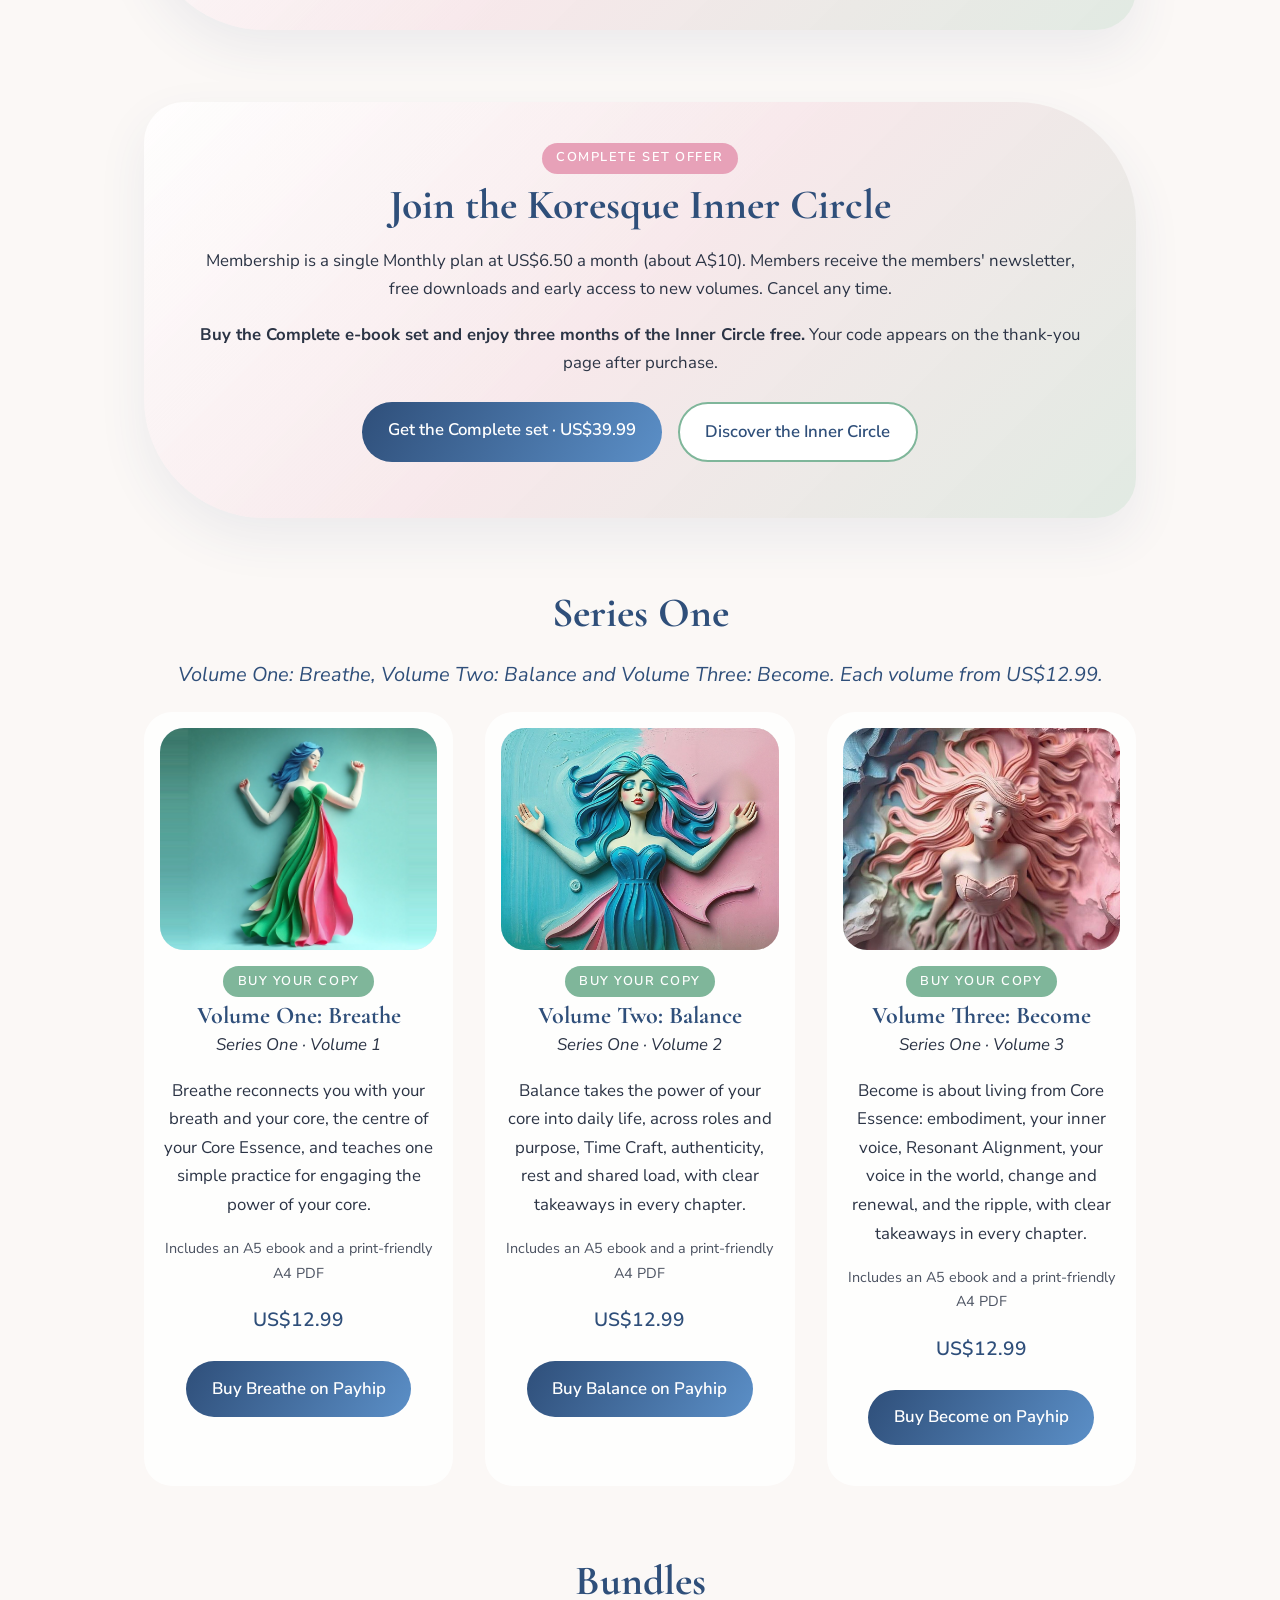
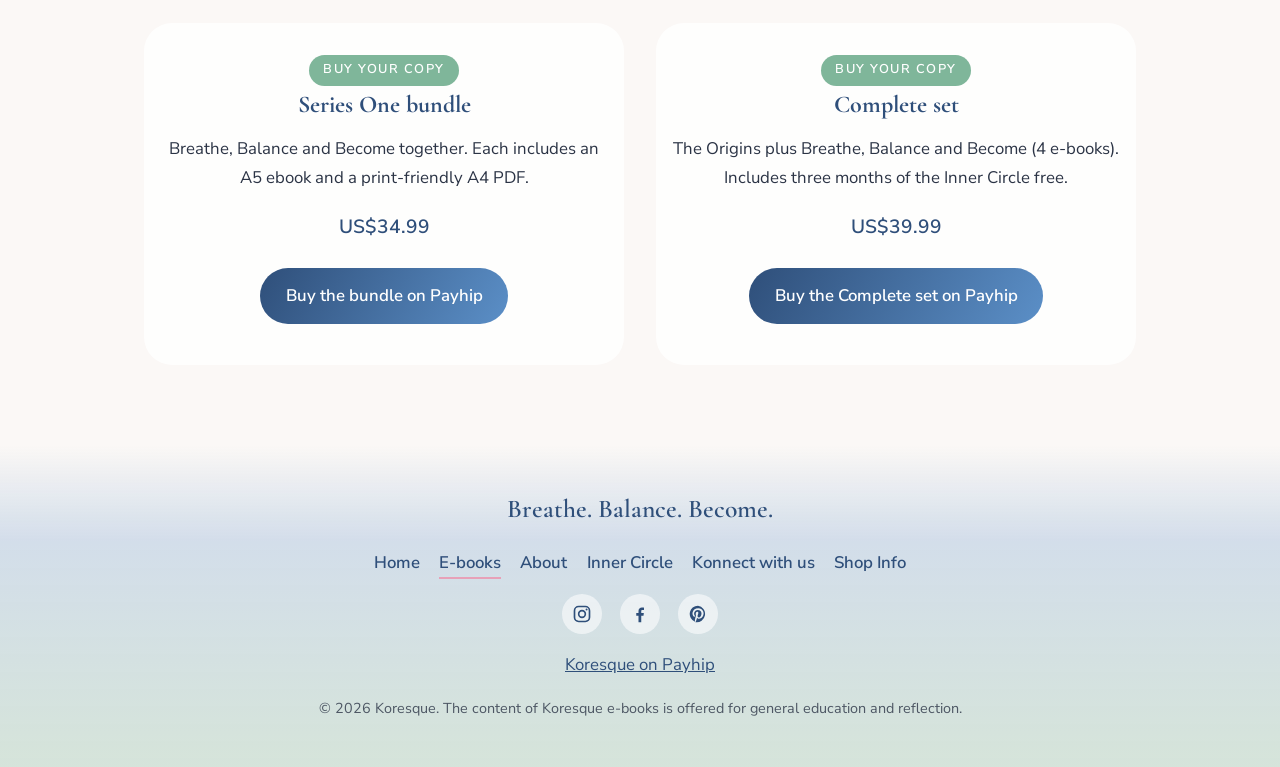
<file: ebooks.html>
<!DOCTYPE html>
<html lang="en-AU">
<head>
<meta charset="utf-8">
<meta name="viewport" content="width=device-width, initial-scale=1">
<title>E-books · Koresque</title>
<meta name="description" content="The Origins: Embrace Your Core Essence by Daphne Morgan, plus Series One volumes and a free chapter.">
<link rel="icon" href="images/logo.png">
<link rel="preconnect" href="https://fonts.googleapis.com">
<link href="https://fonts.googleapis.com/css2?family=Cormorant+Garamond:wght@500;600&family=Nunito+Sans:wght@400;600&display=swap" rel="stylesheet">
<link rel="stylesheet" href="css/style.css">
<link rel="alternate" hreflang="en" href="https://koresque.com/ebooks.html">
<link rel="alternate" hreflang="ar" href="https://koresque.com/ar/ebooks.html">
<link rel="alternate" hreflang="x-default" href="https://koresque.com/ebooks.html">
</head>
<body>
<a class="skip" href="#main">Skip to content</a>
<div class="bg" aria-hidden="true"><span class="blob b1"></span><span class="blob b2"></span><span class="blob b3"></span></div>
<header class="site-header">
<a class="brand" href="index.html"><img src="images/logo.png" alt="" width="40" height="40"><span>Koresque</span></a>
<nav aria-label="Main"><ul><li><a href="index.html">Home</a></li><li><a href="ebooks.html" aria-current="page">Shop</a></li><li><a href="about.html#author">The Koresque Creator</a></li><li><a href="inner-circle.html">Inner Circle</a></li><li><a href="contact.html">Konnect with us</a></li><li class="lang-switch"><a href="ar/ebooks.html" lang="ar" hreflang="ar">العربية</a></li></ul></nav>
</header>
<main id="main">
<section class="page-head"><h1>E-books</h1><p class="lead">Beautifully illustrated guides for reflection and everyday practice.</p></section>
<section class="feature book">
<img src="images/cover_intro.jpg" alt="Cover of The Origins: Embrace Your Core Essence by Daphne Morgan">
<div>
<p class="eyebrow">The Origins · Buy your copy</p>
<h2>The Origins: Embrace Your Core Essence</h2>
<p class="sub">Becoming Your Authentic Self · by Daphne Morgan</p>
<h3>What you will explore</h3>
<p>This book invites you to look inward with kindness. You will explore your Core Essence, the values that guide you and the qualities that make you who you are. Gentle practices help you bring that awareness into your everyday life.</p>
<h3>Who it is for</h3>
<p>Women at any stage of life who would like time to pause, reflect and reconnect with themselves.</p>
<h3>What is included</h3>
<ul><li>Illustrated chapters with reflections</li><li>Pause &amp; Reflect moments and practical exercises for everyday life</li><li>Prompts to continue your reflection in your own time</li></ul>
<h3>Format and delivery</h3>
<p>PDF digital download. After purchase, Payhip emails your download link instantly, ready to read on your phone, tablet or computer.</p>
<p class="price">US$9.99</p>
<p class="buttons"><a class="btn primary" href="https://payhip.com/b/QL9Zt">Buy The Origins on Payhip</a></p>
</div>
</section>
<section class="free card-soft">
<span class="label">Free Chapter</span>
<h2>Read a free chapter of The Origins</h2>
<p>Begin with a sample chapter of <em>The Origins: Embrace Your Core Essence</em> and see how it feels to read. It is free to download through Payhip.</p>
<a class="btn secondary" href="https://payhip.com/b/oQnwW">Get the Free Chapter</a>
</section>
<section class="ic-teaser card-soft">
<span class="label">Complete set offer</span>
<h2>Join the Koresque Inner Circle</h2>
<p>Membership is a single Monthly plan at US$6.50 a month (about A$10). Members receive the members' newsletter, free downloads and early access to new volumes. Cancel any time.</p>
<p><strong>Buy the Complete e-book set and enjoy three months of the Inner Circle free.</strong> Your code appears on the thank-you page after purchase.</p>
<p class="buttons" style="justify-content:center"><a class="btn primary" href="https://payhip.com/b/dJkO3">Get the Complete set · US$39.99</a> <a class="btn secondary" href="inner-circle.html">Discover the Inner Circle</a></p>
</section>
<section class="pathways">
<h2>Series One</h2>
<p class="lead" style="text-align:center">Volume One: Breathe, Volume Two: Balance and Volume Three: Become. Each volume from US$12.99.</p>
<div class="grid3">
<article><img src="images/breathe.jpg" alt="Breathe artwork for Series One Volume One"><span class="label soft">Buy your copy</span><h3>Volume One: Breathe</h3><p class="sub">Series One · Volume 1</p><p>Breathe reconnects you with your breath and your core, the centre of your Core Essence, and teaches one simple practice for engaging the power of your core.</p><p class="formats" style="font-size:.9rem;opacity:.85">Includes an A5 ebook and a print-friendly A4 PDF</p><p class="price">US$12.99</p><p class="buttons" style="text-align:center;justify-content:center"><a class="btn primary" href="https://payhip.com/b/1x8te">Buy Breathe on Payhip</a></p></article>
<article><img src="images/balance.jpg" alt="Balance artwork for Series One Volume Two"><span class="label soft">Buy your copy</span><h3>Volume Two: Balance</h3><p class="sub">Series One · Volume 2</p><p>Balance takes the power of your core into daily life, across roles and purpose, Time Craft, authenticity, rest and shared load, with clear takeaways in every chapter.</p><p class="formats" style="font-size:.9rem;opacity:.85">Includes an A5 ebook and a print-friendly A4 PDF</p><p class="price">US$12.99</p><p class="buttons" style="text-align:center;justify-content:center"><a class="btn primary" href="https://payhip.com/b/3FeUu">Buy Balance on Payhip</a></p></article>
<article><img src="images/become.jpg" alt="Become artwork for Series One Volume Three"><span class="label soft">Buy your copy</span><h3>Volume Three: Become</h3><p class="sub">Series One · Volume 3</p><p>Become is about living from Core Essence: embodiment, your inner voice, Resonant Alignment, your voice in the world, change and renewal, and the ripple, with clear takeaways in every chapter.</p><p class="formats" style="font-size:.9rem;opacity:.85">Includes an A5 ebook and a print-friendly A4 PDF</p><p class="price">US$12.99</p><p class="buttons" style="text-align:center;justify-content:center"><a class="btn primary" href="https://payhip.com/b/XH830">Buy Become on Payhip</a></p></article>
</div>
</section>
<section class="pathways">
<h2>Bundles</h2>
<div class="grid2">
<article><span class="label soft">Buy your copy</span><h3>Series One bundle</h3><p>Breathe, Balance and Become together. Each includes an A5 ebook and a print-friendly A4 PDF.</p><p class="price">US$34.99</p><p class="buttons" style="text-align:center;justify-content:center"><a class="btn primary" href="https://payhip.com/b/eBSoO">Buy the bundle on Payhip</a></p></article>
<article><span class="label soft">Buy your copy</span><h3>Complete set</h3><p>The Origins plus Breathe, Balance and Become (4 e-books). Includes three months of the Inner Circle free.</p><p class="price">US$39.99</p><p class="buttons" style="text-align:center;justify-content:center"><a class="btn primary" href="https://payhip.com/b/dJkO3">Buy the Complete set on Payhip</a></p></article>
</div>
</section>
</main>
<footer class="site-footer">
<div class="wave" aria-hidden="true"></div>
<p class="foot-tag">Breathe. Balance. Become.</p>
<nav aria-label="Footer"><ul><li><a href="index.html">Home</a></li><li><a href="ebooks.html" aria-current="page">E-books</a></li><li><a href="about.html">About</a></li><li><a href="inner-circle.html">Inner Circle</a></li><li><a href="contact.html">Konnect with us</a></li><li><a href="shop-info.html">Shop Info</a></li></ul></nav>
<p class="social"><a href="https://www.instagram.com/koresque2026/" target="_blank" rel="noopener" aria-label="Instagram"><svg viewBox="0 0 24 24" width="20" height="20" aria-hidden="true" focusable="false"><rect x="3" y="3" width="18" height="18" rx="5" fill="none" stroke="currentColor" stroke-width="2"/><circle cx="12" cy="12" r="4" fill="none" stroke="currentColor" stroke-width="2"/><circle cx="17.5" cy="6.5" r="1.2" fill="currentColor"/></svg></a><a href="https://www.facebook.com/people/Koresque/61571388874484/" target="_blank" rel="noopener" aria-label="Facebook"><svg viewBox="0 0 24 24" width="20" height="20" aria-hidden="true" focusable="false"><path fill="currentColor" d="M13.5 22v-8h2.7l.4-3.2h-3.1V8.8c0-.9.3-1.5 1.6-1.5h1.7V4.4c-.3 0-1.3-.1-2.5-.1-2.4 0-4.1 1.5-4.1 4.2v2.3H7.5V14h2.7v8z"/></svg></a><a href="https://au.pinterest.com/koresque/" target="_blank" rel="noopener" aria-label="Pinterest"><svg viewBox="0 0 24 24" width="20" height="20" aria-hidden="true" focusable="false"><path fill="currentColor" d="M12 2a10 10 0 0 0-3.6 19.3c-.1-.8-.2-2 0-2.9l1.2-5s-.3-.6-.3-1.5c0-1.4.8-2.5 1.8-2.5.9 0 1.3.6 1.3 1.4 0 .9-.6 2.2-.9 3.4-.2 1 .5 1.9 1.5 1.9 1.8 0 3.2-1.9 3.2-4.7 0-2.5-1.8-4.2-4.3-4.2-2.9 0-4.6 2.2-4.6 4.4 0 .9.3 1.8.8 2.3.1.1.1.2.1.3l-.3 1.2c0 .2-.2.2-.4.1-1.3-.6-2.1-2.5-2.1-4 0-3.3 2.4-6.3 6.9-6.3 3.6 0 6.4 2.6 6.4 6 0 3.6-2.3 6.5-5.4 6.5-1.1 0-2.1-.6-2.4-1.2l-.7 2.5c-.2.9-.9 2.1-1.3 2.8A10 10 0 1 0 12 2z"/></svg></a></p>
<p><a href="https://payhip.com/Koresque">Koresque on Payhip</a></p>
<p class="small">&copy; 2026 Koresque. The content of Koresque e-books is offered for general education and reflection.</p>
</footer>
</body>
</html>
</file>
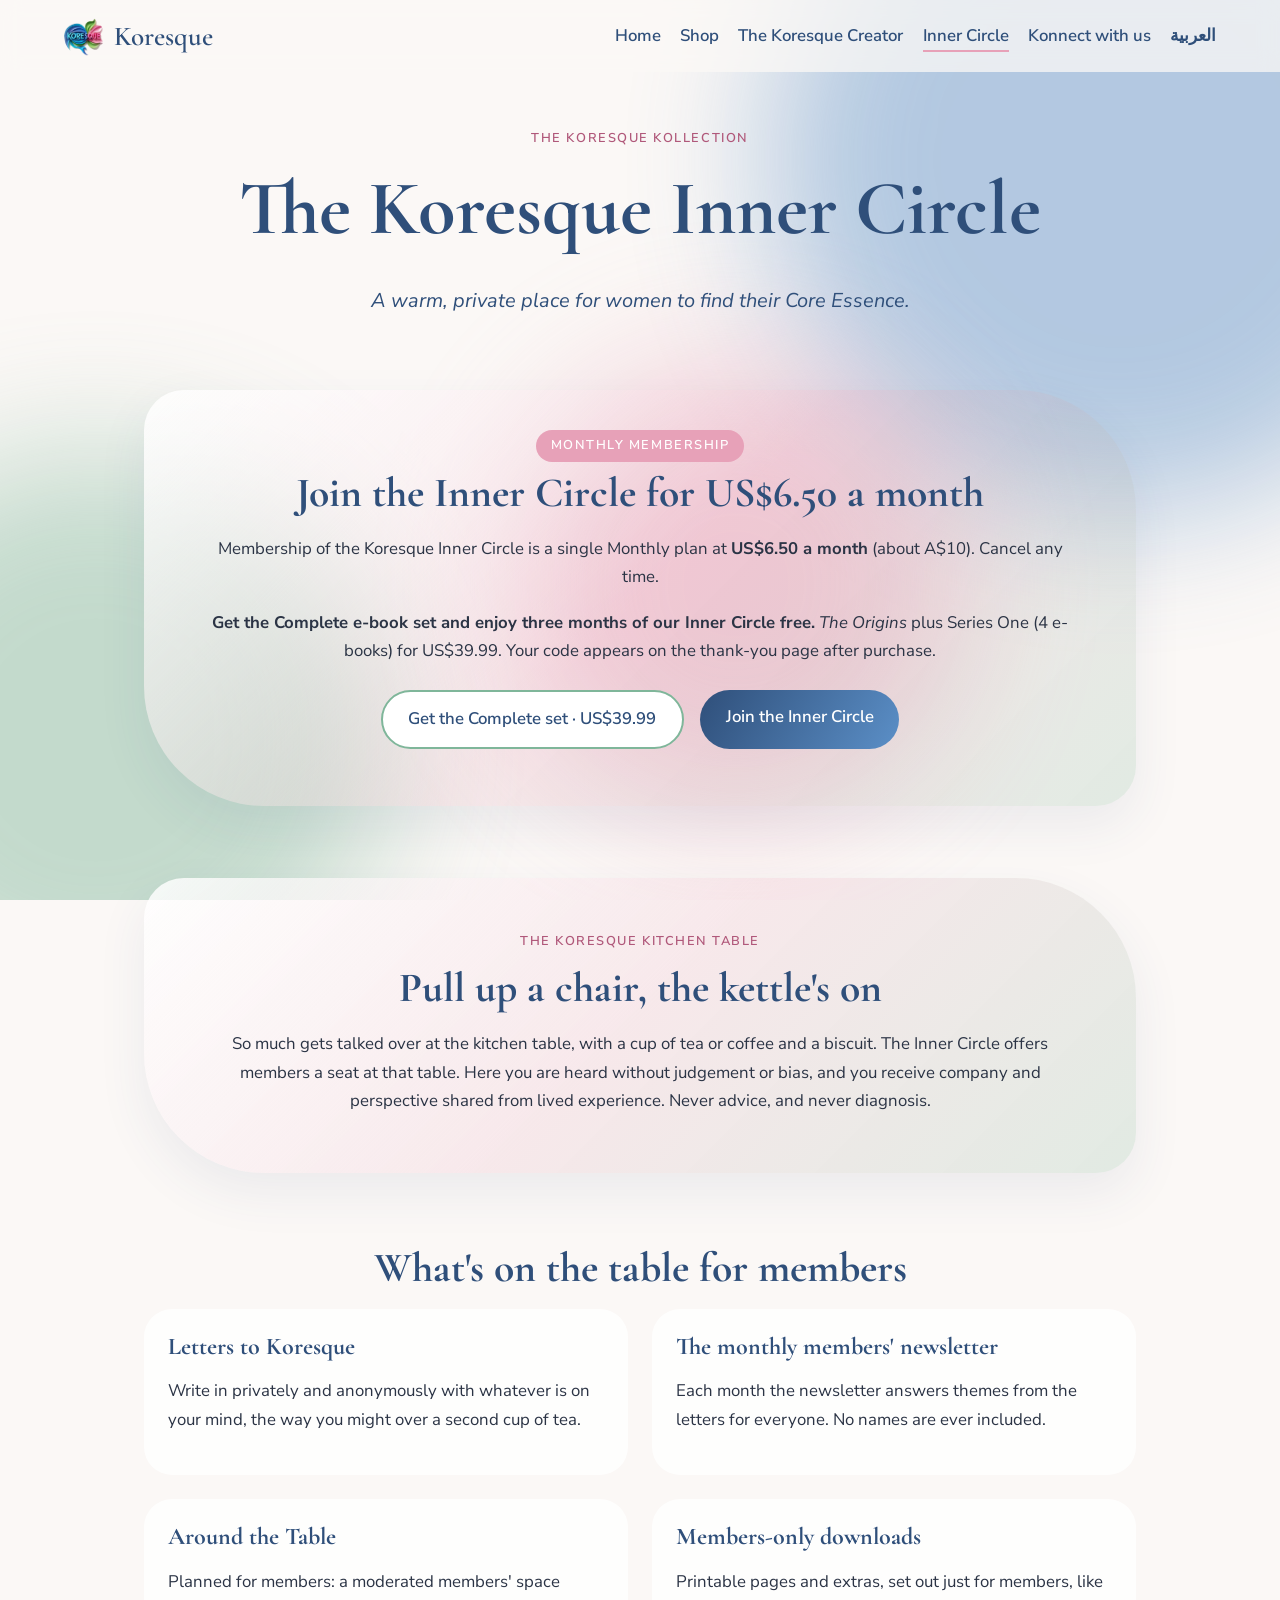
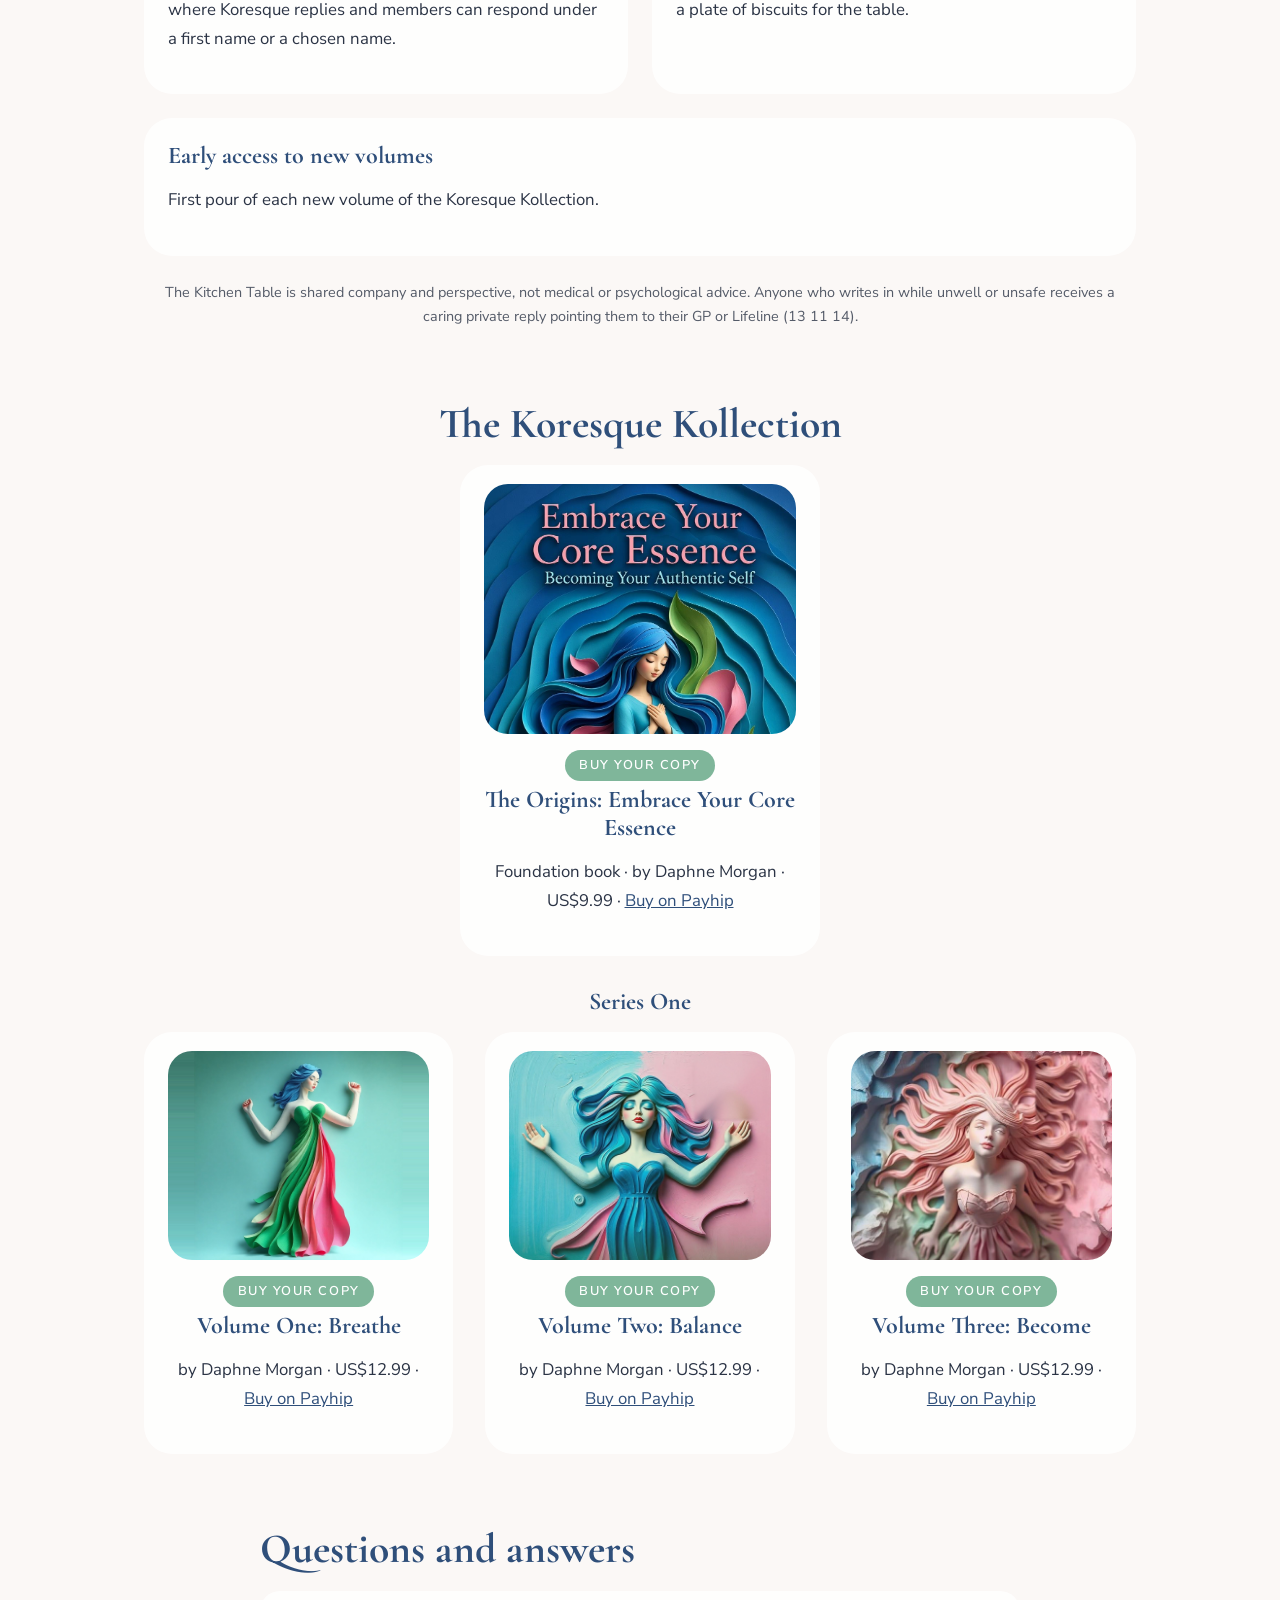
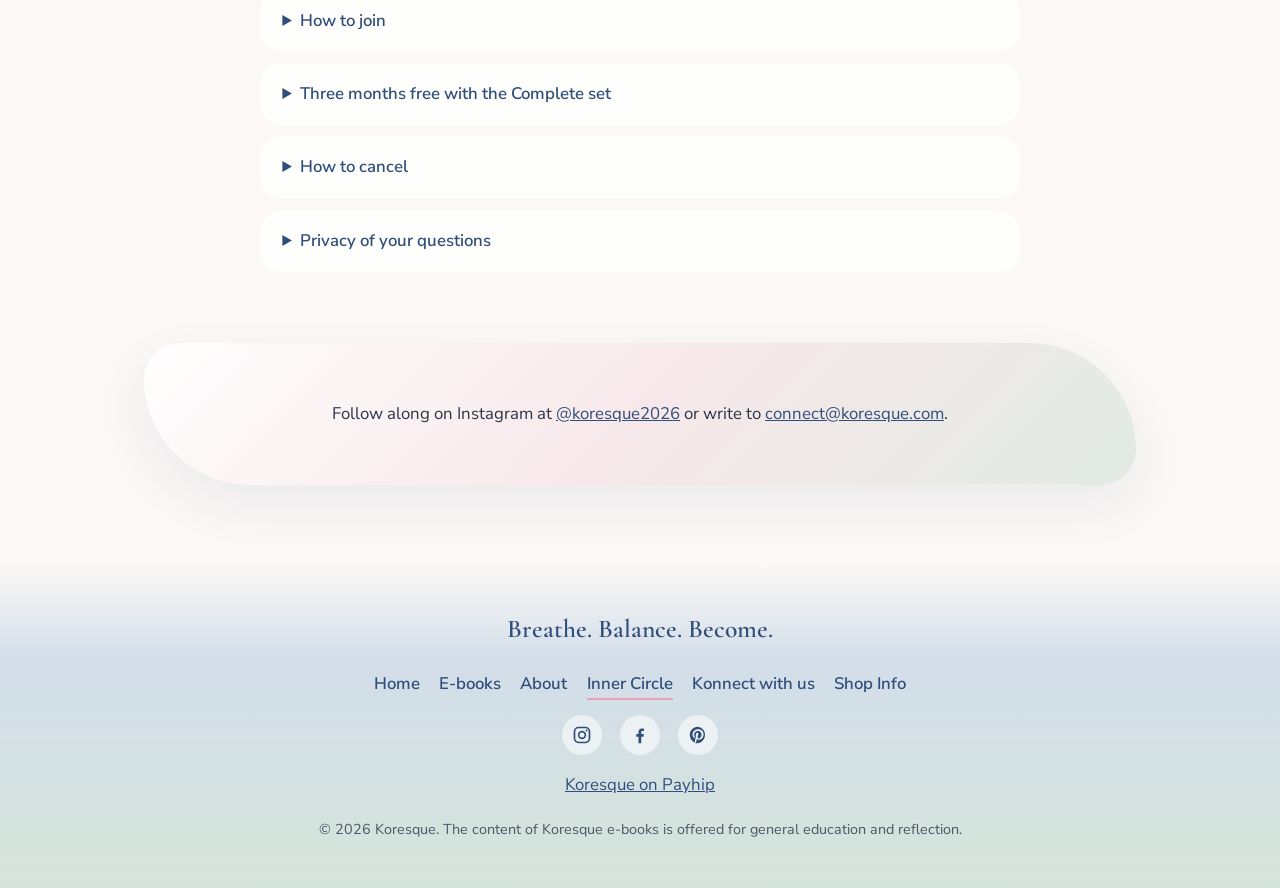
<file: inner-circle.html>
<!DOCTYPE html>
<html lang="en-AU">
<head>
<meta charset="utf-8">
<meta name="viewport" content="width=device-width, initial-scale=1">
<title>Inner Circle · Koresque</title>
<meta name="description" content="Join the Koresque Inner Circle, The Kitchen Table, for US$6.50 a month (about A$10). Buy the Complete e-book set and enjoy three months of the Inner Circle free.">
<link rel="icon" href="images/logo.png">
<link rel="preconnect" href="https://fonts.googleapis.com">
<link href="https://fonts.googleapis.com/css2?family=Cormorant+Garamond:wght@500;600&family=Nunito+Sans:wght@400;600&display=swap" rel="stylesheet">
<link rel="stylesheet" href="css/style.css">
</head>
<body>
<a class="skip" href="#main">Skip to content</a>
<div class="bg" aria-hidden="true"><span class="blob b1"></span><span class="blob b2"></span><span class="blob b3"></span></div>
<header class="site-header">
<a class="brand" href="index.html"><img src="images/logo.png" alt="" width="40" height="40"><span>Koresque</span></a>
<nav aria-label="Main"><ul><li><a href="index.html">Home</a></li><li><a href="ebooks.html">Shop</a></li><li><a href="about.html#author">The Koresque Creator</a></li><li><a href="inner-circle.html" aria-current="page">Inner Circle</a></li><li><a href="contact.html">Konnect with us</a></li><li class="lang-switch"><a href="ar/index.html" lang="ar" hreflang="ar">العربية</a></li></ul></nav>
</header>
<main id="main">
<section class="page-head"><p class="eyebrow">The Koresque Kollection</p><h1>The Koresque Inner Circle</h1><p class="lead">A warm, private place for women to find their Core Essence.</p></section>
<section class="offer card-soft">
<span class="label">Monthly membership</span>
<h2>Join the Inner Circle for US$6.50 a month</h2>
<p>Membership of the Koresque Inner Circle is a single Monthly plan at <strong>US$6.50 a month</strong> (about A$10). Cancel any time.</p>
<p><strong>Get the Complete e-book set and enjoy three months of our Inner Circle free.</strong> <em>The Origins</em> plus Series One (4 e-books) for US$39.99. Your code appears on the thank-you page after purchase.</p>
<p class="buttons"><a class="btn secondary" href="https://payhip.com/b/dJkO3">Get the Complete set · US$39.99</a>
<a class="btn primary" href="https://payhip.com/b/kZVgW" id="join-membership">Join the Inner Circle</a></p>
</section>
<section class="ic-kitchen card-soft">
<p class="eyebrow">The Koresque Kitchen Table</p>
<h2>Pull up a chair, the kettle's on</h2>
<p>So much gets talked over at the kitchen table, with a cup of tea or coffee and a biscuit. The Inner Circle offers members a seat at that table. Here you are heard without judgement or bias, and you receive company and perspective shared from lived experience. Never advice, and never diagnosis.</p>
</section>
<section class="ic-benefits">
<h2>What's on the table for members</h2>
<div class="grid2">
<article><h3>Letters to Koresque</h3><p>Write in privately and anonymously with whatever is on your mind, the way you might over a second cup of tea.</p></article>
<article><h3>The monthly members' newsletter</h3><p>Each month the newsletter answers themes from the letters for everyone. No names are ever included.</p></article>
<article><h3>Around the Table</h3><p>Planned for members: a moderated members' space where Koresque replies and members can respond under a first name or a chosen name.</p></article>
<article><h3>Members-only downloads</h3><p>Printable pages and extras, set out just for members, like a plate of biscuits for the table.</p></article>
<article><h3>Early access to new volumes</h3><p>First pour of each new volume of the Koresque Kollection.</p></article>
</div>
<p class="small ic-note">The Kitchen Table is shared company and perspective, not medical or psychological advice. Anyone who writes in while unwell or unsafe receives a caring private reply pointing them to their GP or Lifeline (13 11 14).</p>
</section>
<section class="ic-kollection">
<h2>The Koresque Kollection</h2>
<article style="max-width:360px;margin:0 auto 2rem;text-align:center;background:rgba(255,255,255,.8);border-radius:28px;padding:1.2rem 1.5rem 1.5rem"><img src="images/cover_intro.jpg" alt="Cover of The Origins: Embrace Your Core Essence by Daphne Morgan" style="aspect-ratio:5/4;object-fit:cover;object-position:center top;width:100%"><span class="label soft">Buy your copy</span><h3>The Origins: Embrace Your Core Essence</h3><p>Foundation book · by Daphne Morgan · US$9.99 · <a href="https://payhip.com/b/QL9Zt">Buy on Payhip</a></p></article>
<h3 style="text-align:center;margin:2rem 0 1rem">Series One</h3>
<div class="grid3">
<article><img src="images/breathe.jpg" alt=""><span class="label soft">Buy your copy</span><h3>Volume One: Breathe</h3><p>by Daphne Morgan · US$12.99 · <a href="https://payhip.com/b/1x8te">Buy on Payhip</a></p></article>
<article><img src="images/balance.jpg" alt=""><span class="label soft">Buy your copy</span><h3>Volume Two: Balance</h3><p>by Daphne Morgan · US$12.99 · <a href="https://payhip.com/b/3FeUu">Buy on Payhip</a></p></article>
<article><img src="images/become.jpg" alt=""><span class="label soft">Buy your copy</span><h3>Volume Three: Become</h3><p>by Daphne Morgan · US$12.99 · <a href="https://payhip.com/b/XH830">Buy on Payhip</a></p></article>
</div>
</section>
<section class="faq narrow">
<h2>Questions and answers</h2>
<details><summary>How to join</summary><p>Join the Inner Circle on Payhip with the Monthly plan, US$6.50 a month (about A$10).</p></details>
<details><summary>Three months free with the Complete set</summary><p>Buy the Complete e-book set (<em>The Origins</em> plus Breathe, Balance and Become) and you will find a code on the thank-you page after purchase. Use it when you join the Inner Circle to enjoy your first three months free.</p></details>
<details><summary>How to cancel</summary><p>You can cancel any time. For help, email <a href="mailto:connect@koresque.com">connect@koresque.com</a>.</p></details>
<details><summary>Privacy of your questions</summary><p>Questions and thoughts sent in are answered anonymously in the members' newsletter. Names and details are never shared.</p></details>
</section>
<section class="ic-contact card-soft"><p>Follow along on Instagram at <a href="https://www.instagram.com/koresque2026/">@koresque2026</a> or write to <a href="mailto:connect@koresque.com">connect@koresque.com</a>.</p></section>
</main>
<footer class="site-footer">
<div class="wave" aria-hidden="true"></div>
<p class="foot-tag">Breathe. Balance. Become.</p>
<nav aria-label="Footer"><ul><li><a href="index.html">Home</a></li><li><a href="ebooks.html">E-books</a></li><li><a href="about.html">About</a></li><li><a href="inner-circle.html" aria-current="page">Inner Circle</a></li><li><a href="contact.html">Konnect with us</a></li><li><a href="shop-info.html">Shop Info</a></li></ul></nav>
<p class="social"><a href="https://www.instagram.com/koresque2026/" target="_blank" rel="noopener" aria-label="Instagram"><svg viewBox="0 0 24 24" width="20" height="20" aria-hidden="true" focusable="false"><rect x="3" y="3" width="18" height="18" rx="5" fill="none" stroke="currentColor" stroke-width="2"/><circle cx="12" cy="12" r="4" fill="none" stroke="currentColor" stroke-width="2"/><circle cx="17.5" cy="6.5" r="1.2" fill="currentColor"/></svg></a><a href="https://www.facebook.com/people/Koresque/61571388874484/" target="_blank" rel="noopener" aria-label="Facebook"><svg viewBox="0 0 24 24" width="20" height="20" aria-hidden="true" focusable="false"><path fill="currentColor" d="M13.5 22v-8h2.7l.4-3.2h-3.1V8.8c0-.9.3-1.5 1.6-1.5h1.7V4.4c-.3 0-1.3-.1-2.5-.1-2.4 0-4.1 1.5-4.1 4.2v2.3H7.5V14h2.7v8z"/></svg></a><a href="https://au.pinterest.com/koresque/" target="_blank" rel="noopener" aria-label="Pinterest"><svg viewBox="0 0 24 24" width="20" height="20" aria-hidden="true" focusable="false"><path fill="currentColor" d="M12 2a10 10 0 0 0-3.6 19.3c-.1-.8-.2-2 0-2.9l1.2-5s-.3-.6-.3-1.5c0-1.4.8-2.5 1.8-2.5.9 0 1.3.6 1.3 1.4 0 .9-.6 2.2-.9 3.4-.2 1 .5 1.9 1.5 1.9 1.8 0 3.2-1.9 3.2-4.7 0-2.5-1.8-4.2-4.3-4.2-2.9 0-4.6 2.2-4.6 4.4 0 .9.3 1.8.8 2.3.1.1.1.2.1.3l-.3 1.2c0 .2-.2.2-.4.1-1.3-.6-2.1-2.5-2.1-4 0-3.3 2.4-6.3 6.9-6.3 3.6 0 6.4 2.6 6.4 6 0 3.6-2.3 6.5-5.4 6.5-1.1 0-2.1-.6-2.4-1.2l-.7 2.5c-.2.9-.9 2.1-1.3 2.8A10 10 0 1 0 12 2z"/></svg></a></p>
<p><a href="https://payhip.com/Koresque">Koresque on Payhip</a></p>
<p class="small">&copy; 2026 Koresque. The content of Koresque e-books is offered for general education and reflection.</p>
</footer>
</body>
</html>
</file>
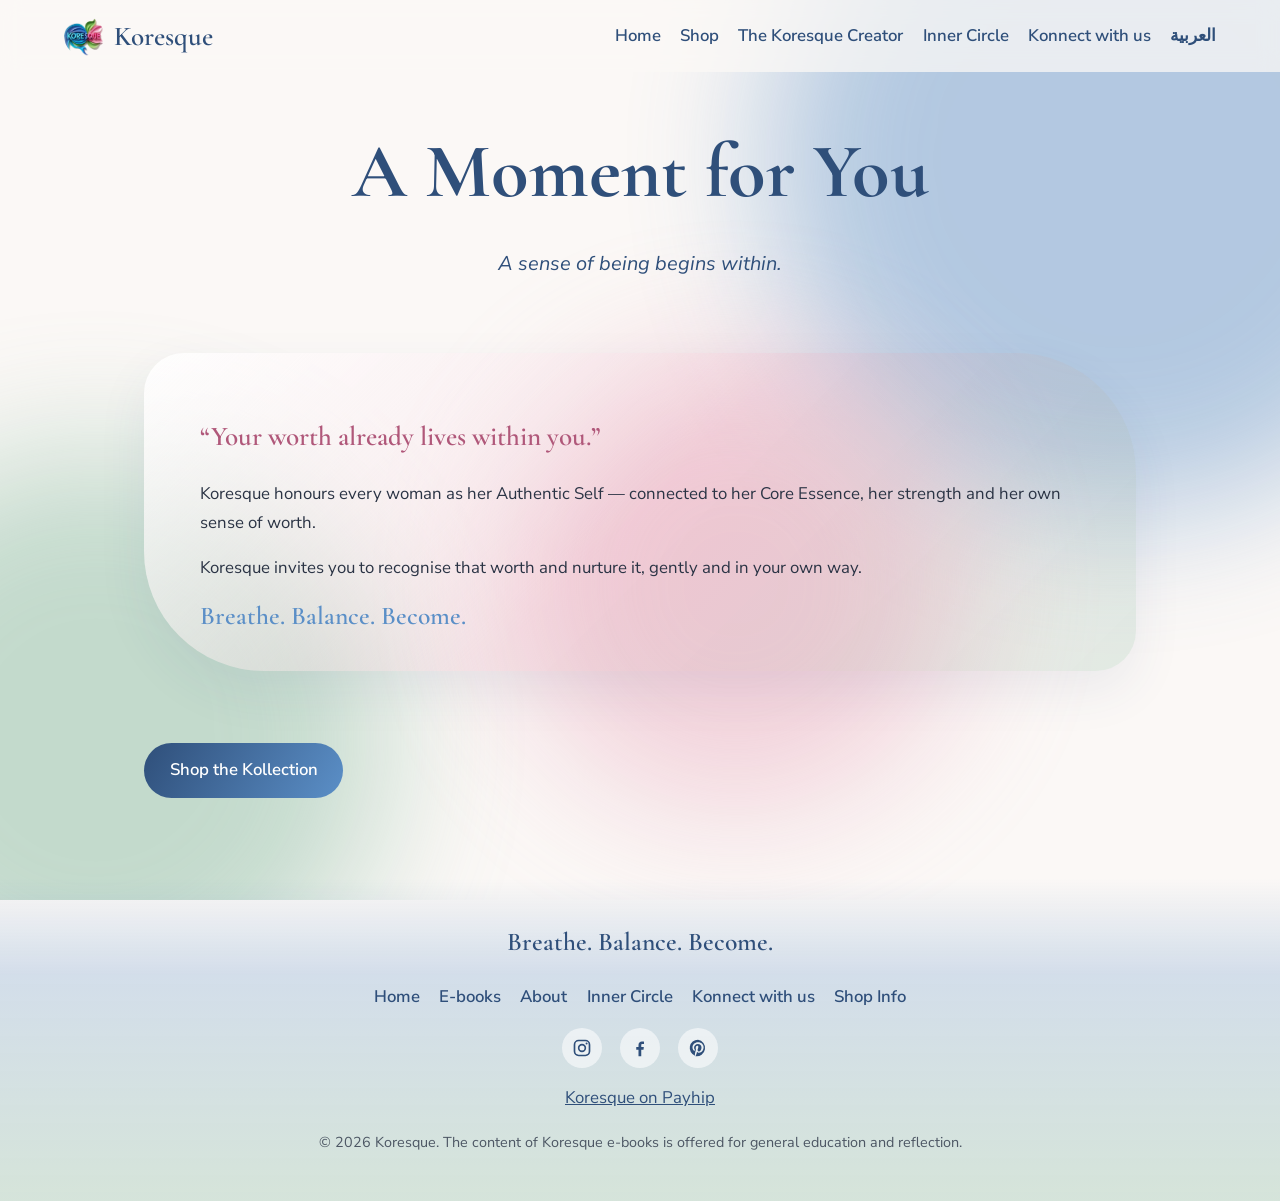
<file: moment.html>
<!DOCTYPE html>
<html lang="en-AU">
<head>
<meta charset="utf-8">
<meta name="viewport" content="width=device-width, initial-scale=1">
<title>A Moment for You · Koresque</title>
<meta name="description" content="Beautifully illustrated e-books and gentle practices for women.">
<link rel="icon" href="images/logo.png">
<link rel="preconnect" href="https://fonts.googleapis.com">
<link href="https://fonts.googleapis.com/css2?family=Cormorant+Garamond:wght@500;600&family=Nunito+Sans:wght@400;600&display=swap" rel="stylesheet">
<link rel="stylesheet" href="css/style.css">
<link rel="alternate" hreflang="en" href="https://koresque.com/moment.html">
<link rel="alternate" hreflang="ar" href="https://koresque.com/ar/moment.html">
<link rel="alternate" hreflang="x-default" href="https://koresque.com/moment.html">
</head>
<body>
<a class="skip" href="#main">Skip to content</a>
<div class="bg" aria-hidden="true"><span class="blob b1"></span><span class="blob b2"></span><span class="blob b3"></span></div>
<header class="site-header">
<a class="brand" href="index.html"><img src="images/logo.png" alt="" width="40" height="40"><span>Koresque</span></a>
<nav aria-label="Main"><ul><li><a href="index.html">Home</a></li><li><a href="ebooks.html">Shop</a></li><li><a href="about.html#author">The Koresque Creator</a></li><li><a href="inner-circle.html">Inner Circle</a></li><li><a href="contact.html">Konnect with us</a></li><li class="lang-switch"><a href="ar/moment.html" lang="ar" hreflang="ar">العربية</a></li></ul></nav>
</header>
<main id="main">
<section class="page-head"><h1>A Moment for You</h1><p class="lead">A sense of being begins within.</p></section>
<section class="moment card-soft">
<p class="quote">“Your worth already lives within you.”</p>
<p>Koresque honours every woman as her Authentic Self — connected to her Core Essence, her strength and her own sense of worth.</p>
<p>Koresque invites you to recognise that worth and nurture it, gently and in your own way.</p>
<p class="tagline">Breathe. Balance. Become.</p>
</section>
<p class="buttons" style="text-align:center"><a class="btn primary" href="ebooks.html">Shop the Kollection</a></p>
</main>
<footer class="site-footer">
<div class="wave" aria-hidden="true"></div>
<p class="foot-tag">Breathe. Balance. Become.</p>
<nav aria-label="Footer"><ul><li><a href="index.html">Home</a></li><li><a href="ebooks.html">E-books</a></li><li><a href="about.html">About</a></li><li><a href="inner-circle.html">Inner Circle</a></li><li><a href="contact.html">Konnect with us</a></li><li><a href="shop-info.html">Shop Info</a></li></ul></nav>
<p class="social"><a href="https://www.instagram.com/koresque2026/" target="_blank" rel="noopener" aria-label="Instagram"><svg viewBox="0 0 24 24" width="20" height="20" aria-hidden="true" focusable="false"><rect x="3" y="3" width="18" height="18" rx="5" fill="none" stroke="currentColor" stroke-width="2"/><circle cx="12" cy="12" r="4" fill="none" stroke="currentColor" stroke-width="2"/><circle cx="17.5" cy="6.5" r="1.2" fill="currentColor"/></svg></a><a href="https://www.facebook.com/people/Koresque/61571388874484/" target="_blank" rel="noopener" aria-label="Facebook"><svg viewBox="0 0 24 24" width="20" height="20" aria-hidden="true" focusable="false"><path fill="currentColor" d="M13.5 22v-8h2.7l.4-3.2h-3.1V8.8c0-.9.3-1.5 1.6-1.5h1.7V4.4c-.3 0-1.3-.1-2.5-.1-2.4 0-4.1 1.5-4.1 4.2v2.3H7.5V14h2.7v8z"/></svg></a><a href="https://au.pinterest.com/koresque/" target="_blank" rel="noopener" aria-label="Pinterest"><svg viewBox="0 0 24 24" width="20" height="20" aria-hidden="true" focusable="false"><path fill="currentColor" d="M12 2a10 10 0 0 0-3.6 19.3c-.1-.8-.2-2 0-2.9l1.2-5s-.3-.6-.3-1.5c0-1.4.8-2.5 1.8-2.5.9 0 1.3.6 1.3 1.4 0 .9-.6 2.2-.9 3.4-.2 1 .5 1.9 1.5 1.9 1.8 0 3.2-1.9 3.2-4.7 0-2.5-1.8-4.2-4.3-4.2-2.9 0-4.6 2.2-4.6 4.4 0 .9.3 1.8.8 2.3.1.1.1.2.1.3l-.3 1.2c0 .2-.2.2-.4.1-1.3-.6-2.1-2.5-2.1-4 0-3.3 2.4-6.3 6.9-6.3 3.6 0 6.4 2.6 6.4 6 0 3.6-2.3 6.5-5.4 6.5-1.1 0-2.1-.6-2.4-1.2l-.7 2.5c-.2.9-.9 2.1-1.3 2.8A10 10 0 1 0 12 2z"/></svg></a></p>
<p><a href="https://payhip.com/Koresque">Koresque on Payhip</a></p>
<p class="small">&copy; 2026 Koresque. The content of Koresque e-books is offered for general education and reflection.</p>
</footer>
</body>
</html>
</file>
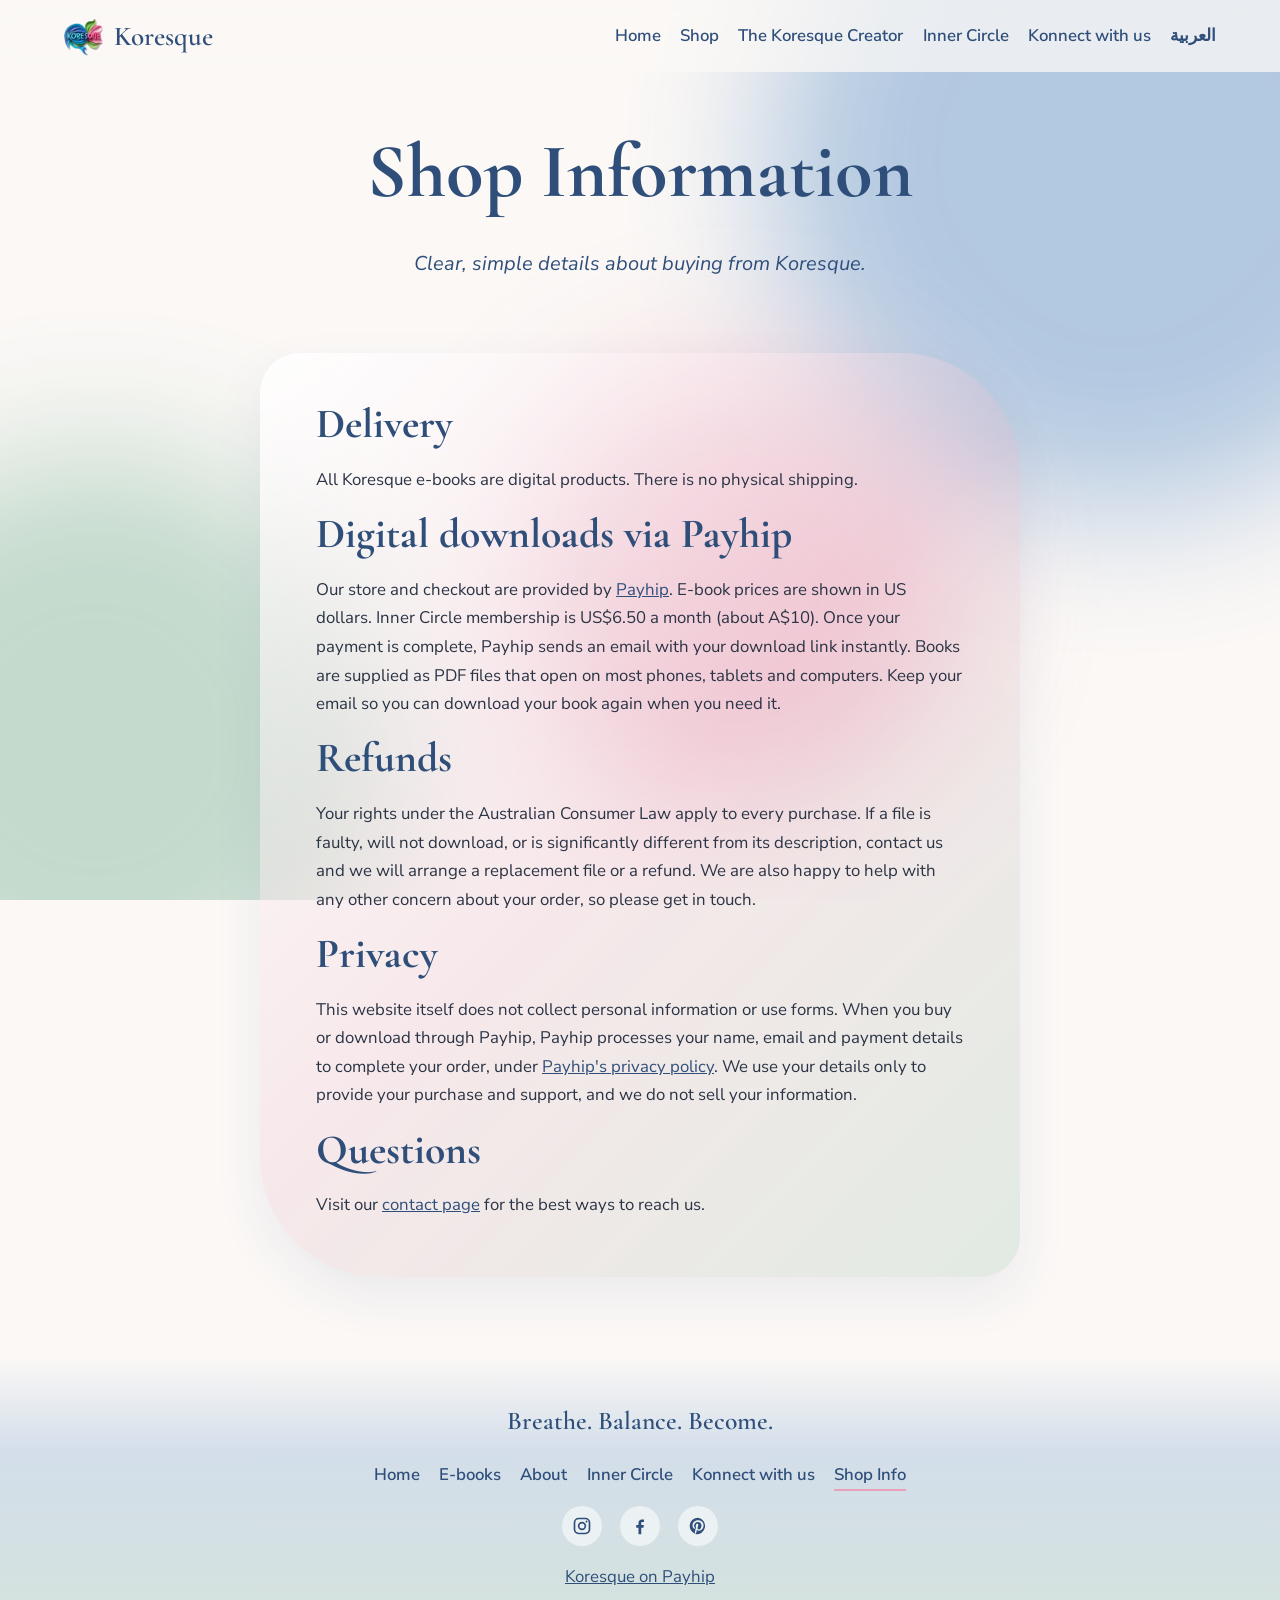
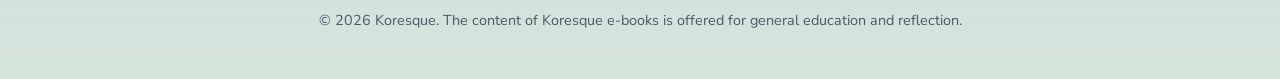
<file: shop-info.html>
<!DOCTYPE html>
<html lang="en-AU">
<head>
<meta charset="utf-8">
<meta name="viewport" content="width=device-width, initial-scale=1">
<title>Shop Information · Koresque</title>
<meta name="description" content="Delivery, downloads, refunds and privacy.">
<link rel="icon" href="images/logo.png">
<link rel="preconnect" href="https://fonts.googleapis.com">
<link href="https://fonts.googleapis.com/css2?family=Cormorant+Garamond:wght@500;600&family=Nunito+Sans:wght@400;600&display=swap" rel="stylesheet">
<link rel="stylesheet" href="css/style.css">
</head>
<body>
<a class="skip" href="#main">Skip to content</a>
<div class="bg" aria-hidden="true"><span class="blob b1"></span><span class="blob b2"></span><span class="blob b3"></span></div>
<header class="site-header">
<a class="brand" href="index.html"><img src="images/logo.png" alt="" width="40" height="40"><span>Koresque</span></a>
<nav aria-label="Main"><ul><li><a href="index.html">Home</a></li><li><a href="ebooks.html">Shop</a></li><li><a href="about.html#author">The Koresque Creator</a></li><li><a href="inner-circle.html">Inner Circle</a></li><li><a href="contact.html">Konnect with us</a></li><li class="lang-switch"><a href="ar/index.html" lang="ar" hreflang="ar">العربية</a></li></ul></nav>
</header>
<main id="main">
<section class="page-head"><h1>Shop Information</h1><p class="lead">Clear, simple details about buying from Koresque.</p></section>
<section class="card-soft narrow policies">
<h2>Delivery</h2>
<p>All Koresque e-books are digital products. There is no physical shipping.</p>
<h2>Digital downloads via Payhip</h2>
<p>Our store and checkout are provided by <a href="https://payhip.com/Koresque">Payhip</a>. E-book prices are shown in US dollars. Inner Circle membership is US$6.50 a month (about A$10). Once your payment is complete, Payhip sends an email with your download link instantly. Books are supplied as PDF files that open on most phones, tablets and computers. Keep your email so you can download your book again when you need it.</p>
<h2>Refunds</h2>
<p>Your rights under the Australian Consumer Law apply to every purchase. If a file is faulty, will not download, or is significantly different from its description, contact us and we will arrange a replacement file or a refund. We are also happy to help with any other concern about your order, so please get in touch.</p>
<h2>Privacy</h2>
<p>This website itself does not collect personal information or use forms. When you buy or download through Payhip, Payhip processes your name, email and payment details to complete your order, under <a href="https://payhip.com/privacy">Payhip's privacy policy</a>. We use your details only to provide your purchase and support, and we do not sell your information.</p>
<h2>Questions</h2>
<p>Visit our <a href="contact.html">contact page</a> for the best ways to reach us.</p>
</section>
</main>
<footer class="site-footer">
<div class="wave" aria-hidden="true"></div>
<p class="foot-tag">Breathe. Balance. Become.</p>
<nav aria-label="Footer"><ul><li><a href="index.html">Home</a></li><li><a href="ebooks.html">E-books</a></li><li><a href="about.html">About</a></li><li><a href="inner-circle.html">Inner Circle</a></li><li><a href="contact.html">Konnect with us</a></li><li><a href="shop-info.html" aria-current="page">Shop Info</a></li></ul></nav>
<p class="social"><a href="https://www.instagram.com/koresque2026/" target="_blank" rel="noopener" aria-label="Instagram"><svg viewBox="0 0 24 24" width="20" height="20" aria-hidden="true" focusable="false"><rect x="3" y="3" width="18" height="18" rx="5" fill="none" stroke="currentColor" stroke-width="2"/><circle cx="12" cy="12" r="4" fill="none" stroke="currentColor" stroke-width="2"/><circle cx="17.5" cy="6.5" r="1.2" fill="currentColor"/></svg></a><a href="https://www.facebook.com/people/Koresque/61571388874484/" target="_blank" rel="noopener" aria-label="Facebook"><svg viewBox="0 0 24 24" width="20" height="20" aria-hidden="true" focusable="false"><path fill="currentColor" d="M13.5 22v-8h2.7l.4-3.2h-3.1V8.8c0-.9.3-1.5 1.6-1.5h1.7V4.4c-.3 0-1.3-.1-2.5-.1-2.4 0-4.1 1.5-4.1 4.2v2.3H7.5V14h2.7v8z"/></svg></a><a href="https://au.pinterest.com/koresque/" target="_blank" rel="noopener" aria-label="Pinterest"><svg viewBox="0 0 24 24" width="20" height="20" aria-hidden="true" focusable="false"><path fill="currentColor" d="M12 2a10 10 0 0 0-3.6 19.3c-.1-.8-.2-2 0-2.9l1.2-5s-.3-.6-.3-1.5c0-1.4.8-2.5 1.8-2.5.9 0 1.3.6 1.3 1.4 0 .9-.6 2.2-.9 3.4-.2 1 .5 1.9 1.5 1.9 1.8 0 3.2-1.9 3.2-4.7 0-2.5-1.8-4.2-4.3-4.2-2.9 0-4.6 2.2-4.6 4.4 0 .9.3 1.8.8 2.3.1.1.1.2.1.3l-.3 1.2c0 .2-.2.2-.4.1-1.3-.6-2.1-2.5-2.1-4 0-3.3 2.4-6.3 6.9-6.3 3.6 0 6.4 2.6 6.4 6 0 3.6-2.3 6.5-5.4 6.5-1.1 0-2.1-.6-2.4-1.2l-.7 2.5c-.2.9-.9 2.1-1.3 2.8A10 10 0 1 0 12 2z"/></svg></a></p>
<p><a href="https://payhip.com/Koresque">Koresque on Payhip</a></p>
<p class="small">&copy; 2026 Koresque. The content of Koresque e-books is offered for general education and reflection.</p>
</footer>
</body>
</html>
</file>
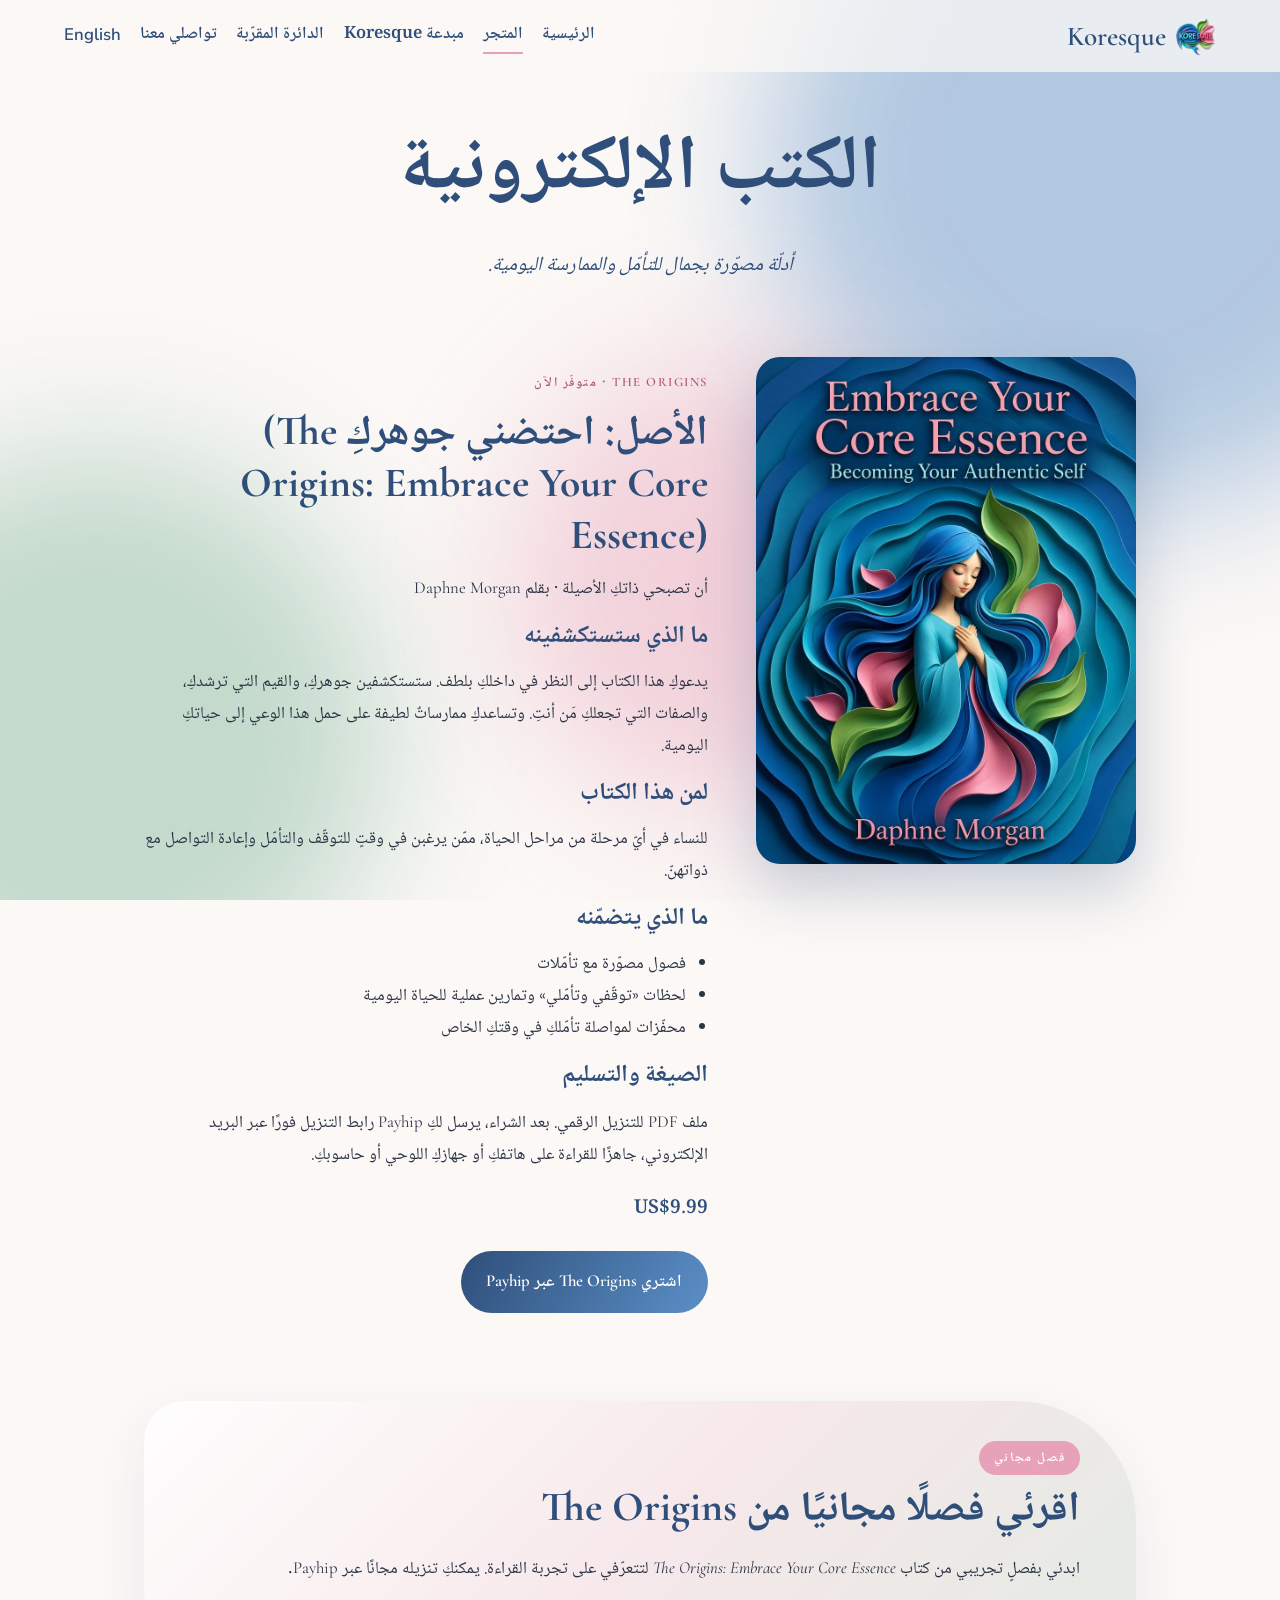
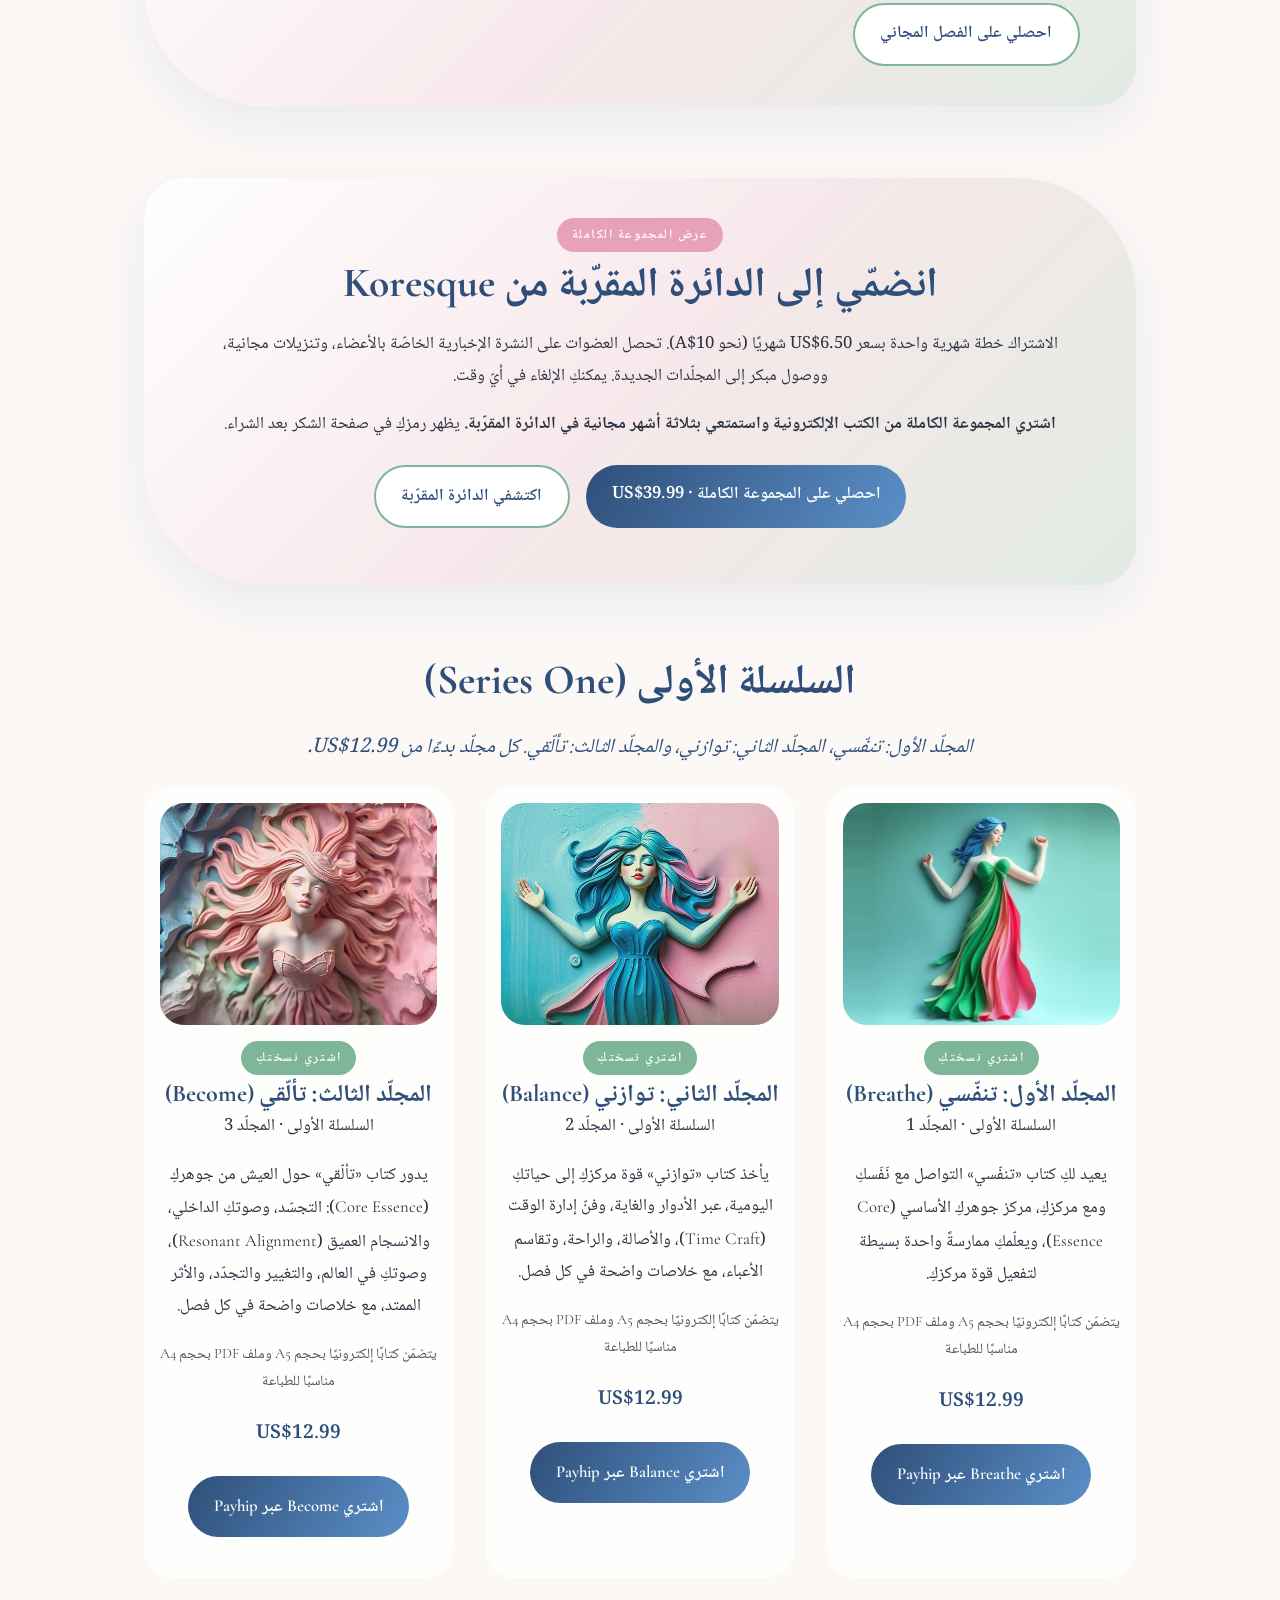
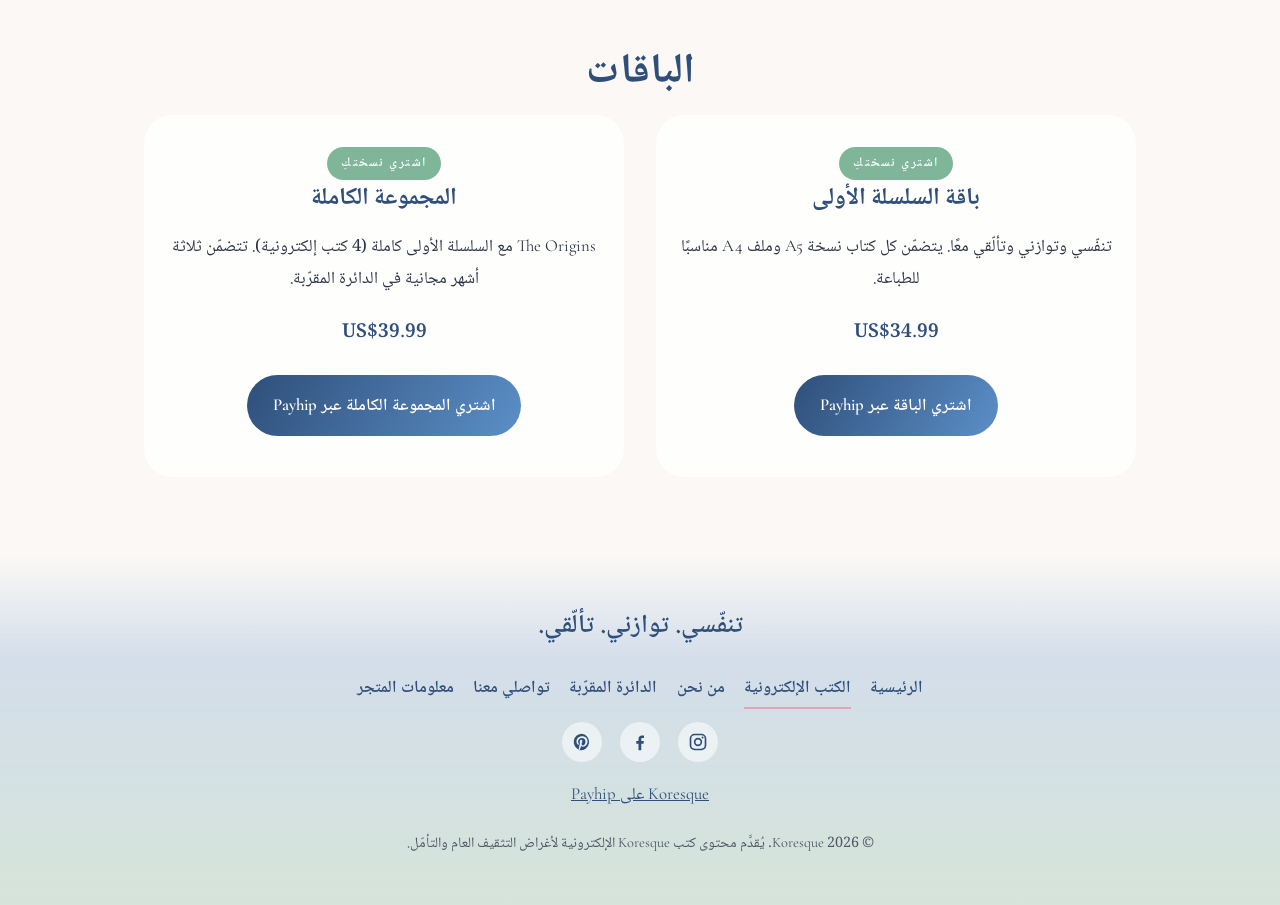
<file: ar/ebooks.html>
<!DOCTYPE html>
<html lang="ar" dir="rtl">
<head>
<meta charset="utf-8">
<meta name="viewport" content="width=device-width, initial-scale=1">
<title>الكتب الإلكترونية · Koresque</title>
<meta name="description" content="الأصل (The Origins): Embrace Your Core Essence بقلم Daphne Morgan، مع مجلدات السلسلة الأولى وفصل مجاني.">
<link rel="icon" href="../images/logo.png">
<link rel="preconnect" href="https://fonts.googleapis.com">
<link href="https://fonts.googleapis.com/css2?family=Cormorant+Garamond:wght@500;600&family=Noto+Naskh+Arabic:wght@400;600&family=Nunito+Sans:wght@400;600&display=swap" rel="stylesheet">
<link rel="stylesheet" href="../css/style.css">
<link rel="alternate" hreflang="en" href="https://koresque.com/ebooks.html">
<link rel="alternate" hreflang="ar" href="https://koresque.com/ar/ebooks.html">
<link rel="alternate" hreflang="x-default" href="https://koresque.com/ebooks.html">
</head>
<body>
<a class="skip" href="#main">انتقلي إلى المحتوى</a>
<div class="bg" aria-hidden="true"><span class="blob b1"></span><span class="blob b2"></span><span class="blob b3"></span></div>
<header class="site-header">
<a class="brand" href="index.html"><img src="../images/logo.png" alt="" width="40" height="40"><span lang="en" dir="ltr">Koresque</span></a>
<nav aria-label="القائمة الرئيسية"><ul><li><a href="index.html">الرئيسية</a></li><li><a href="ebooks.html" aria-current="page">المتجر</a></li><li><a href="../about.html#author">مبدعة Koresque</a></li><li><a href="../inner-circle.html">الدائرة المقرّبة</a></li><li><a href="../contact.html">تواصلي معنا</a></li><li class="lang-switch"><a href="../ebooks.html" lang="en" hreflang="en">English</a></li></ul></nav>
</header>
<main id="main">
<section class="page-head"><h1>الكتب الإلكترونية</h1><p class="lead">أدلّة مصوّرة بجمال للتأمّل والممارسة اليومية.</p></section>
<section class="feature book">
<img src="../images/cover_intro.jpg" alt="غلاف كتاب The Origins: Embrace Your Core Essence بقلم Daphne Morgan">
<div>
<p class="eyebrow"><span lang="en" dir="ltr">The Origins</span> · متوفّر الآن</p>
<h2>الأصل: احتضني جوهركِ <span lang="en" dir="ltr">(The Origins: Embrace Your Core Essence)</span></h2>
<p class="sub">أن تصبحي ذاتكِ الأصيلة · بقلم <span lang="en" dir="ltr">Daphne Morgan</span></p>
<h3>ما الذي ستستكشفينه</h3>
<p>يدعوكِ هذا الكتاب إلى النظر في داخلكِ بلطف. ستستكشفين جوهركِ، والقيم التي ترشدكِ، والصفات التي تجعلكِ مَن أنتِ. وتساعدكِ ممارساتٌ لطيفة على حمل هذا الوعي إلى حياتكِ اليومية.</p>
<h3>لمن هذا الكتاب</h3>
<p>للنساء في أيّ مرحلة من مراحل الحياة، ممّن يرغبن في وقتٍ للتوقّف والتأمّل وإعادة التواصل مع ذواتهنّ.</p>
<h3>ما الذي يتضمّنه</h3>
<ul><li>فصول مصوّرة مع تأمّلات</li><li>لحظات «توقّفي وتأمّلي» وتمارين عملية للحياة اليومية</li><li>محفّزات لمواصلة تأمّلكِ في وقتكِ الخاص</li></ul>
<h3>الصيغة والتسليم</h3>
<p>ملف <span lang="en" dir="ltr">PDF</span> للتنزيل الرقمي. بعد الشراء، يرسل لكِ <span lang="en" dir="ltr">Payhip</span> رابط التنزيل فورًا عبر البريد الإلكتروني، جاهزًا للقراءة على هاتفكِ أو جهازكِ اللوحي أو حاسوبكِ.</p>
<p class="price"><bdi dir="ltr">US$9.99</bdi></p>
<p class="buttons"><a class="btn primary" href="https://payhip.com/b/QL9Zt">اشتري <span lang="en" dir="ltr">The Origins</span> عبر <span lang="en" dir="ltr">Payhip</span></a></p>
</div>
</section>
<section class="free card-soft">
<span class="label">فصل مجاني</span>
<h2>اقرئي فصلًا مجانيًا من <span lang="en" dir="ltr">The Origins</span></h2>
<p>ابدئي بفصلٍ تجريبي من كتاب <em lang="en" dir="ltr">The Origins: Embrace Your Core Essence</em> لتتعرّفي على تجربة القراءة. يمكنكِ تنزيله مجانًا عبر <span lang="en" dir="ltr">Payhip</span>.</p>
<a class="btn secondary" href="https://payhip.com/b/oQnwW">احصلي على الفصل المجاني</a>
</section>
<section class="ic-teaser card-soft">
<span class="label">عرض المجموعة الكاملة</span>
<h2>انضمّي إلى الدائرة المقرّبة من <span lang="en" dir="ltr">Koresque</span></h2>
<p>الاشتراك خطة شهرية واحدة بسعر <bdi dir="ltr">US$6.50</bdi> شهريًا (نحو <bdi dir="ltr">A$10</bdi>). تحصل العضوات على النشرة الإخبارية الخاصّة بالأعضاء، وتنزيلات مجانية، ووصول مبكر إلى المجلّدات الجديدة. يمكنكِ الإلغاء في أيّ وقت.</p>
<p><strong>اشتري المجموعة الكاملة من الكتب الإلكترونية واستمتعي بثلاثة أشهر مجانية في الدائرة المقرّبة.</strong> يظهر رمزكِ في صفحة الشكر بعد الشراء.</p>
<p class="buttons" style="justify-content:center"><a class="btn primary" href="https://payhip.com/b/dJkO3">احصلي على المجموعة الكاملة · <bdi dir="ltr">US$39.99</bdi></a> <a class="btn secondary" href="../inner-circle.html">اكتشفي الدائرة المقرّبة</a></p>
</section>
<section class="pathways">
<h2>السلسلة الأولى <span lang="en" dir="ltr">(Series One)</span></h2>
<p class="lead" style="text-align:center">المجلّد الأول: تنفّسي، المجلّد الثاني: توازني، والمجلّد الثالث: تألّقي. كل مجلّد بدءًا من <bdi dir="ltr">US$12.99</bdi>.</p>
<div class="grid3">
<article><img src="../images/breathe.jpg" alt="عمل فنيّ «تنفّسي» للمجلّد الأول من السلسلة الأولى"><span class="label soft">اشتري نسختكِ</span><h3>المجلّد الأول: تنفّسي <span lang="en" dir="ltr">(Breathe)</span></h3><p class="sub">السلسلة الأولى · المجلّد 1</p><p>يعيد لكِ كتاب «تنفّسي» التواصل مع نَفَسكِ ومع مركزكِ، مركز جوهركِ الأساسي (<span lang="en" dir="ltr">Core Essence</span>)، ويعلّمكِ ممارسةً واحدة بسيطة لتفعيل قوة مركزكِ.</p><p class="formats" style="font-size:.9rem;opacity:.85">يتضمّن كتابًا إلكترونيًا بحجم <span lang="en" dir="ltr">A5</span> وملف <span lang="en" dir="ltr">PDF</span> بحجم <span lang="en" dir="ltr">A4</span> مناسبًا للطباعة</p><p class="price"><bdi dir="ltr">US$12.99</bdi></p><p class="buttons" style="text-align:center;justify-content:center"><a class="btn primary" href="https://payhip.com/b/1x8te">اشتري <span lang="en" dir="ltr">Breathe</span> عبر <span lang="en" dir="ltr">Payhip</span></a></p></article>
<article><img src="../images/balance.jpg" alt="عمل فنيّ «توازني» للمجلّد الثاني من السلسلة الأولى"><span class="label soft">اشتري نسختكِ</span><h3>المجلّد الثاني: توازني <span lang="en" dir="ltr">(Balance)</span></h3><p class="sub">السلسلة الأولى · المجلّد 2</p><p>يأخذ كتاب «توازني» قوة مركزكِ إلى حياتكِ اليومية، عبر الأدوار والغاية، وفنّ إدارة الوقت (<span lang="en" dir="ltr">Time Craft</span>)، والأصالة، والراحة، وتقاسم الأعباء، مع خلاصات واضحة في كل فصل.</p><p class="formats" style="font-size:.9rem;opacity:.85">يتضمّن كتابًا إلكترونيًا بحجم <span lang="en" dir="ltr">A5</span> وملف <span lang="en" dir="ltr">PDF</span> بحجم <span lang="en" dir="ltr">A4</span> مناسبًا للطباعة</p><p class="price"><bdi dir="ltr">US$12.99</bdi></p><p class="buttons" style="text-align:center;justify-content:center"><a class="btn primary" href="https://payhip.com/b/3FeUu">اشتري <span lang="en" dir="ltr">Balance</span> عبر <span lang="en" dir="ltr">Payhip</span></a></p></article>
<article><img src="../images/become.jpg" alt="عمل فنيّ «تألّقي» للمجلّد الثالث من السلسلة الأولى"><span class="label soft">اشتري نسختكِ</span><h3>المجلّد الثالث: تألّقي <span lang="en" dir="ltr">(Become)</span></h3><p class="sub">السلسلة الأولى · المجلّد 3</p><p>يدور كتاب «تألّقي» حول العيش من جوهركِ (<span lang="en" dir="ltr">Core Essence</span>): التجسّد، وصوتكِ الداخلي، والانسجام العميق (<span lang="en" dir="ltr">Resonant Alignment</span>)، وصوتكِ في العالم، والتغيير والتجدّد، والأثر الممتد، مع خلاصات واضحة في كل فصل.</p><p class="formats" style="font-size:.9rem;opacity:.85">يتضمّن كتابًا إلكترونيًا بحجم <span lang="en" dir="ltr">A5</span> وملف <span lang="en" dir="ltr">PDF</span> بحجم <span lang="en" dir="ltr">A4</span> مناسبًا للطباعة</p><p class="price"><bdi dir="ltr">US$12.99</bdi></p><p class="buttons" style="text-align:center;justify-content:center"><a class="btn primary" href="https://payhip.com/b/XH830">اشتري <span lang="en" dir="ltr">Become</span> عبر <span lang="en" dir="ltr">Payhip</span></a></p></article>
</div>
</section>
<section class="pathways">
<h2>الباقات</h2>
<div class="grid2">
<article><span class="label soft">اشتري نسختكِ</span><h3>باقة السلسلة الأولى</h3><p>تنفّسي وتوازني وتألّقي معًا. يتضمّن كل كتاب نسخة <span lang="en" dir="ltr">A5</span> وملف <span lang="en" dir="ltr">A4</span> مناسبًا للطباعة.</p><p class="price"><bdi dir="ltr">US$34.99</bdi></p><p class="buttons" style="text-align:center;justify-content:center"><a class="btn primary" href="https://payhip.com/b/eBSoO">اشتري الباقة عبر <span lang="en" dir="ltr">Payhip</span></a></p></article>
<article><span class="label soft">اشتري نسختكِ</span><h3>المجموعة الكاملة</h3><p><span lang="en" dir="ltr">The Origins</span> مع السلسلة الأولى كاملة (4 كتب إلكترونية). تتضمّن ثلاثة أشهر مجانية في الدائرة المقرّبة.</p><p class="price"><bdi dir="ltr">US$39.99</bdi></p><p class="buttons" style="text-align:center;justify-content:center"><a class="btn primary" href="https://payhip.com/b/dJkO3">اشتري المجموعة الكاملة عبر <span lang="en" dir="ltr">Payhip</span></a></p></article>
</div>
</section>
</main>
<footer class="site-footer">
<div class="wave" aria-hidden="true"></div>
<p class="foot-tag">تنفّسي. توازني. تألّقي.</p>
<nav aria-label="تذييل الصفحة"><ul><li><a href="index.html">الرئيسية</a></li><li><a href="ebooks.html" aria-current="page">الكتب الإلكترونية</a></li><li><a href="../about.html">من نحن</a></li><li><a href="../inner-circle.html">الدائرة المقرّبة</a></li><li><a href="../contact.html">تواصلي معنا</a></li><li><a href="../shop-info.html">معلومات المتجر</a></li></ul></nav>
<p class="social"><a href="https://www.instagram.com/koresque2026/" target="_blank" rel="noopener" aria-label="إنستغرام"><svg viewBox="0 0 24 24" width="20" height="20" aria-hidden="true" focusable="false"><rect x="3" y="3" width="18" height="18" rx="5" fill="none" stroke="currentColor" stroke-width="2"/><circle cx="12" cy="12" r="4" fill="none" stroke="currentColor" stroke-width="2"/><circle cx="17.5" cy="6.5" r="1.2" fill="currentColor"/></svg></a><a href="https://www.facebook.com/people/Koresque/61571388874484/" target="_blank" rel="noopener" aria-label="فيسبوك"><svg viewBox="0 0 24 24" width="20" height="20" aria-hidden="true" focusable="false"><path fill="currentColor" d="M13.5 22v-8h2.7l.4-3.2h-3.1V8.8c0-.9.3-1.5 1.6-1.5h1.7V4.4c-.3 0-1.3-.1-2.5-.1-2.4 0-4.1 1.5-4.1 4.2v2.3H7.5V14h2.7v8z"/></svg></a><a href="https://au.pinterest.com/koresque/" target="_blank" rel="noopener" aria-label="بينترست"><svg viewBox="0 0 24 24" width="20" height="20" aria-hidden="true" focusable="false"><path fill="currentColor" d="M12 2a10 10 0 0 0-3.6 19.3c-.1-.8-.2-2 0-2.9l1.2-5s-.3-.6-.3-1.5c0-1.4.8-2.5 1.8-2.5.9 0 1.3.6 1.3 1.4 0 .9-.6 2.2-.9 3.4-.2 1 .5 1.9 1.5 1.9 1.8 0 3.2-1.9 3.2-4.7 0-2.5-1.8-4.2-4.3-4.2-2.9 0-4.6 2.2-4.6 4.4 0 .9.3 1.8.8 2.3.1.1.1.2.1.3l-.3 1.2c0 .2-.2.2-.4.1-1.3-.6-2.1-2.5-2.1-4 0-3.3 2.4-6.3 6.9-6.3 3.6 0 6.4 2.6 6.4 6 0 3.6-2.3 6.5-5.4 6.5-1.1 0-2.1-.6-2.4-1.2l-.7 2.5c-.2.9-.9 2.1-1.3 2.8A10 10 0 1 0 12 2z"/></svg></a></p>
<p><a href="https://payhip.com/Koresque"><span lang="en" dir="ltr">Koresque</span> على <span lang="en" dir="ltr">Payhip</span></a></p>
<p class="small">&copy; 2026 <span lang="en" dir="ltr">Koresque</span>. يُقدَّم محتوى كتب <span lang="en" dir="ltr">Koresque</span> الإلكترونية لأغراض التثقيف العام والتأمّل.</p>
</footer>
</body>
</html>
</file>
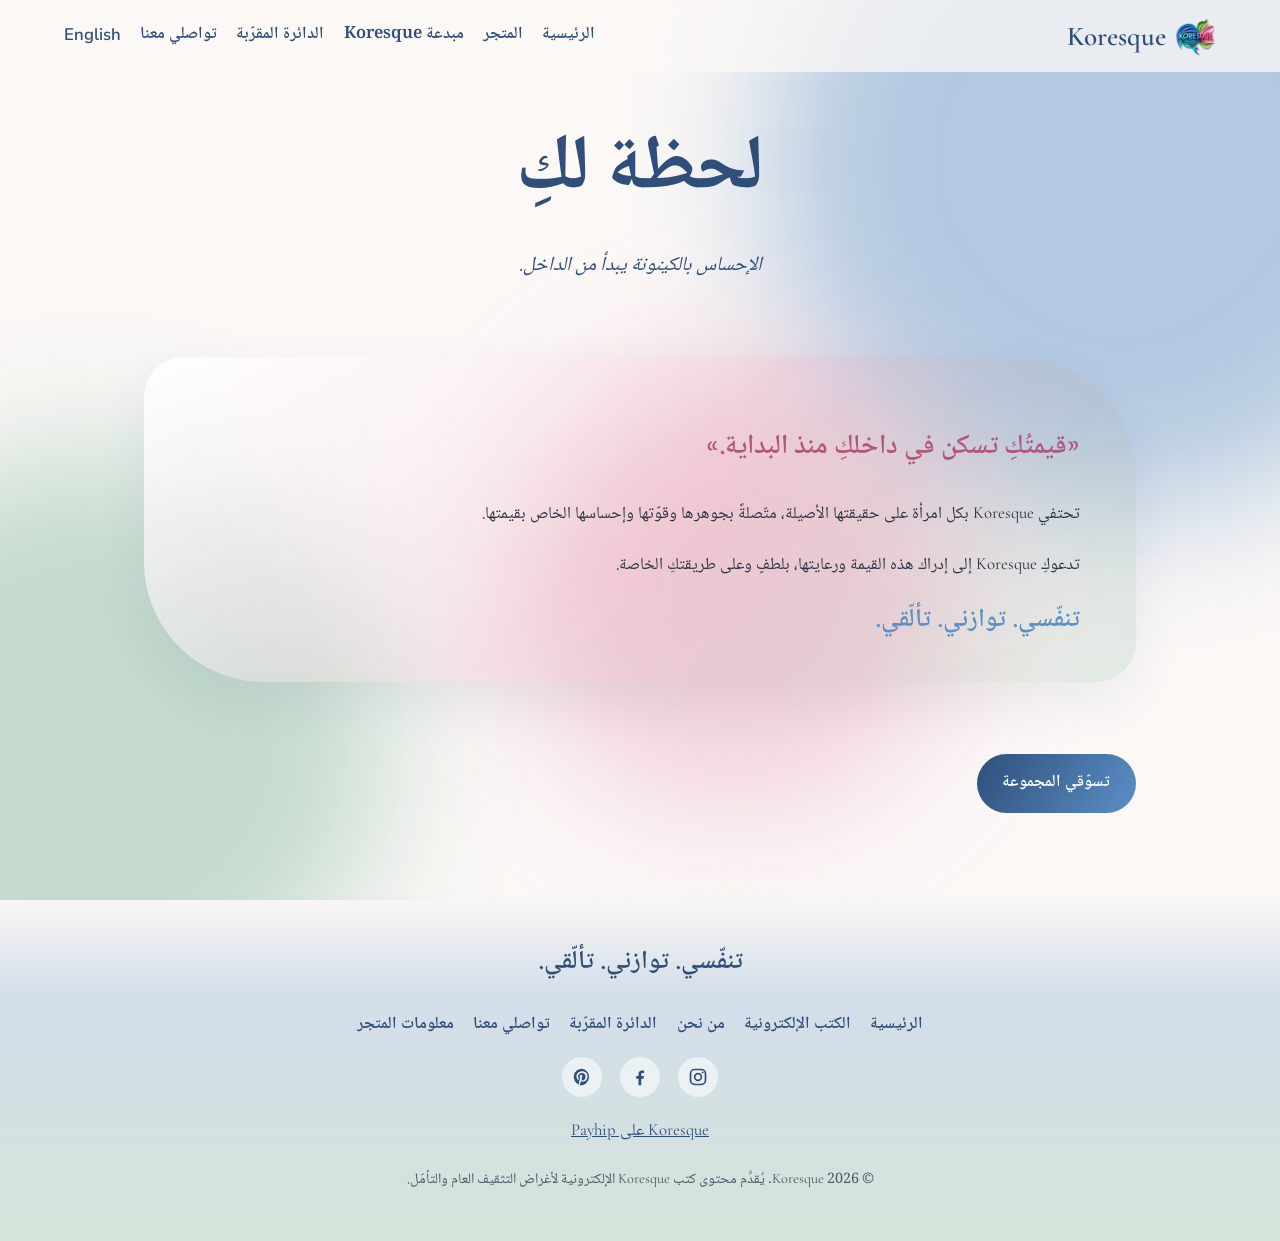
<file: ar/moment.html>
<!DOCTYPE html>
<html lang="ar" dir="rtl">
<head>
<meta charset="utf-8">
<meta name="viewport" content="width=device-width, initial-scale=1">
<title>لحظة لكِ · Koresque</title>
<meta name="description" content="كتب إلكترونية مصوّرة بجمال وممارسات لطيفة للنساء.">
<link rel="icon" href="../images/logo.png">
<link rel="preconnect" href="https://fonts.googleapis.com">
<link href="https://fonts.googleapis.com/css2?family=Cormorant+Garamond:wght@500;600&family=Noto+Naskh+Arabic:wght@400;600&family=Nunito+Sans:wght@400;600&display=swap" rel="stylesheet">
<link rel="stylesheet" href="../css/style.css">
<link rel="alternate" hreflang="en" href="https://koresque.com/moment.html">
<link rel="alternate" hreflang="ar" href="https://koresque.com/ar/moment.html">
<link rel="alternate" hreflang="x-default" href="https://koresque.com/moment.html">
</head>
<body>
<a class="skip" href="#main">انتقلي إلى المحتوى</a>
<div class="bg" aria-hidden="true"><span class="blob b1"></span><span class="blob b2"></span><span class="blob b3"></span></div>
<header class="site-header">
<a class="brand" href="index.html"><img src="../images/logo.png" alt="" width="40" height="40"><span lang="en" dir="ltr">Koresque</span></a>
<nav aria-label="القائمة الرئيسية"><ul><li><a href="index.html">الرئيسية</a></li><li><a href="ebooks.html">المتجر</a></li><li><a href="../about.html#author">مبدعة Koresque</a></li><li><a href="../inner-circle.html">الدائرة المقرّبة</a></li><li><a href="../contact.html">تواصلي معنا</a></li><li class="lang-switch"><a href="../moment.html" lang="en" hreflang="en">English</a></li></ul></nav>
</header>
<main id="main">
<section class="page-head"><h1>لحظة لكِ</h1><p class="lead">الإحساس بالكينونة يبدأ من الداخل.</p></section>
<section class="moment card-soft">
<p class="quote">«قيمتُكِ تسكن في داخلكِ منذ البداية.»</p>
<p>تحتفي <span lang="en" dir="ltr">Koresque</span> بكل امرأة على حقيقتها الأصيلة، متّصلةً بجوهرها وقوّتها وإحساسها الخاص بقيمتها.</p>
<p>تدعوكِ <span lang="en" dir="ltr">Koresque</span> إلى إدراك هذه القيمة ورعايتها، بلطفٍ وعلى طريقتكِ الخاصة.</p>
<p class="tagline">تنفّسي. توازني. تألّقي.</p>
</section>
<p class="buttons" style="text-align:center"><a class="btn primary" href="ebooks.html">تسوّقي المجموعة</a></p>
</main>
<footer class="site-footer">
<div class="wave" aria-hidden="true"></div>
<p class="foot-tag">تنفّسي. توازني. تألّقي.</p>
<nav aria-label="تذييل الصفحة"><ul><li><a href="index.html">الرئيسية</a></li><li><a href="ebooks.html">الكتب الإلكترونية</a></li><li><a href="../about.html">من نحن</a></li><li><a href="../inner-circle.html">الدائرة المقرّبة</a></li><li><a href="../contact.html">تواصلي معنا</a></li><li><a href="../shop-info.html">معلومات المتجر</a></li></ul></nav>
<p class="social"><a href="https://www.instagram.com/koresque2026/" target="_blank" rel="noopener" aria-label="إنستغرام"><svg viewBox="0 0 24 24" width="20" height="20" aria-hidden="true" focusable="false"><rect x="3" y="3" width="18" height="18" rx="5" fill="none" stroke="currentColor" stroke-width="2"/><circle cx="12" cy="12" r="4" fill="none" stroke="currentColor" stroke-width="2"/><circle cx="17.5" cy="6.5" r="1.2" fill="currentColor"/></svg></a><a href="https://www.facebook.com/people/Koresque/61571388874484/" target="_blank" rel="noopener" aria-label="فيسبوك"><svg viewBox="0 0 24 24" width="20" height="20" aria-hidden="true" focusable="false"><path fill="currentColor" d="M13.5 22v-8h2.7l.4-3.2h-3.1V8.8c0-.9.3-1.5 1.6-1.5h1.7V4.4c-.3 0-1.3-.1-2.5-.1-2.4 0-4.1 1.5-4.1 4.2v2.3H7.5V14h2.7v8z"/></svg></a><a href="https://au.pinterest.com/koresque/" target="_blank" rel="noopener" aria-label="بينترست"><svg viewBox="0 0 24 24" width="20" height="20" aria-hidden="true" focusable="false"><path fill="currentColor" d="M12 2a10 10 0 0 0-3.6 19.3c-.1-.8-.2-2 0-2.9l1.2-5s-.3-.6-.3-1.5c0-1.4.8-2.5 1.8-2.5.9 0 1.3.6 1.3 1.4 0 .9-.6 2.2-.9 3.4-.2 1 .5 1.9 1.5 1.9 1.8 0 3.2-1.9 3.2-4.7 0-2.5-1.8-4.2-4.3-4.2-2.9 0-4.6 2.2-4.6 4.4 0 .9.3 1.8.8 2.3.1.1.1.2.1.3l-.3 1.2c0 .2-.2.2-.4.1-1.3-.6-2.1-2.5-2.1-4 0-3.3 2.4-6.3 6.9-6.3 3.6 0 6.4 2.6 6.4 6 0 3.6-2.3 6.5-5.4 6.5-1.1 0-2.1-.6-2.4-1.2l-.7 2.5c-.2.9-.9 2.1-1.3 2.8A10 10 0 1 0 12 2z"/></svg></a></p>
<p><a href="https://payhip.com/Koresque"><span lang="en" dir="ltr">Koresque</span> على <span lang="en" dir="ltr">Payhip</span></a></p>
<p class="small">&copy; 2026 <span lang="en" dir="ltr">Koresque</span>. يُقدَّم محتوى كتب <span lang="en" dir="ltr">Koresque</span> الإلكترونية لأغراض التثقيف العام والتأمّل.</p>
</footer>
</body>
</html>
</file>
<file: css/style.css>
:root{--blue:#5b8fc7;--deep:#2f4f7a;--green:#7fb69a;--pink:#e7a1b8;--ink:#2b3445;--cream:#fbf8f6}
*{box-sizing:border-box}html{scroll-behavior:smooth}
body{margin:0;font:400 1.05rem/1.7 "Nunito Sans",system-ui,sans-serif;color:var(--ink);background:var(--cream);overflow-x:hidden}
img{max-width:100%;display:block;border-radius:24px}
h1,h2,h3{font-family:"Cormorant Garamond",Georgia,serif;color:var(--deep);line-height:1.15;margin:.2em 0 .4em}
h1{font-size:clamp(2.8rem,7vw,4.8rem)}h2{font-size:clamp(1.9rem,4vw,2.6rem)}h3{font-size:1.5rem}
a{color:var(--deep)}a:focus-visible,.btn:focus-visible{outline:3px solid var(--pink);outline-offset:3px}
.skip{position:absolute;left:-999px}.skip:focus{left:1rem;top:1rem;background:#fff;padding:.5rem 1rem;z-index:10}
.bg{position:fixed;inset:0;z-index:-1;overflow:hidden}
.blob{position:absolute;border-radius:50%;filter:blur(70px);opacity:.45}
.b1{width:55vw;height:55vw;background:var(--blue);top:-15vw;right:-15vw}
.b2{width:45vw;height:45vw;background:var(--green);bottom:-10vw;left:-15vw}
.b3{width:35vw;height:35vw;background:var(--pink);top:40%;left:40%}
.site-header{display:flex;flex-wrap:wrap;justify-content:space-between;align-items:center;gap:.5rem;padding:1rem 5vw;background:rgba(251,248,246,.75);backdrop-filter:blur(10px);position:sticky;top:0;z-index:5}
.brand{display:flex;align-items:center;gap:.6rem;text-decoration:none;font:600 1.7rem "Cormorant Garamond",serif;color:var(--deep)}
.brand img{border-radius:50%}
nav ul{list-style:none;display:flex;flex-wrap:wrap;gap:.3rem 1.2rem;margin:0;padding:0}
nav a{text-decoration:none;font-weight:600;padding:.2rem 0;border-bottom:2px solid transparent}
nav a:hover,nav a[aria-current]{border-color:var(--pink)}
main{max-width:1120px;margin:0 auto;padding:0 5vw}
section{margin:4.5rem 0}
.hero{display:grid;grid-template-columns:1.1fr 1fr;gap:3rem;align-items:center;margin-top:3rem}
.tagline{font:600 1.6rem "Cormorant Garamond",serif;color:var(--blue);margin:0}
.lead{font-size:1.25rem;font-style:italic;color:var(--deep)}
.buttons{display:flex;flex-wrap:wrap;gap:1rem;margin-top:1.5rem}
.btn{display:inline-block;padding:.85rem 1.6rem;border-radius:999px;text-decoration:none;font-weight:600;transition:transform .2s}
.btn:hover{transform:translateY(-2px)}
.primary{background:linear-gradient(120deg,var(--deep),var(--blue));color:#fff}
.secondary{background:#fff;border:2px solid var(--green);color:var(--deep)}
.card-soft{background:linear-gradient(135deg,rgba(255,255,255,.85),rgba(231,161,184,.18),rgba(127,182,154,.2));border-radius:40px 120px 40px 120px;padding:2.5rem clamp(1.5rem,5vw,3.5rem);box-shadow:0 20px 50px rgba(47,79,122,.08)}
.quote{font:600 1.7rem "Cormorant Garamond",serif;color:#b0587a}
.feature{display:grid;grid-template-columns:minmax(220px,380px) 1fr;gap:3rem;align-items:start}
.feature>img{box-shadow:0 25px 60px rgba(47,79,122,.25)}
.eyebrow,.label{text-transform:uppercase;letter-spacing:.12em;font-size:.8rem;font-weight:600;color:#b0587a}
.label{display:inline-block;background:var(--pink);color:#fff;padding:.3rem .9rem;border-radius:999px}
.label.soft{background:var(--green);margin-top:1rem}
.sub{font-style:italic;margin-top:-.5rem}.price{font-weight:600;font-size:1.2rem;color:var(--deep)}
.grid3,.grid2{display:grid;gap:2rem}.grid3{grid-template-columns:repeat(3,1fr)}.grid2{grid-template-columns:repeat(2,1fr)}
.pathways article,.moment article{background:rgba(255,255,255,.8);border-radius:28px;padding:1rem 1rem 1.5rem}
.pathways article img{aspect-ratio:5/4;object-fit:cover;object-position:center top;width:100%;background:linear-gradient(135deg,#cfe3f3,#d8eee2,#f6dbe4)}
.moment article img{width:100%;height:auto}
.author{display:grid;grid-template-columns:220px 1fr;gap:2.5rem;align-items:center}
.author img{border-radius:50%;aspect-ratio:1;object-fit:cover}
.page-head{text-align:center;margin-top:3.5rem}.narrow{max-width:760px;margin-left:auto;margin-right:auto}
.small{font-size:.9rem;opacity:.8}
.site-footer{margin-top:5rem;text-align:center;padding:0 5vw 2rem;background:linear-gradient(180deg,transparent,rgba(91,143,199,.25) 30%,rgba(127,182,154,.3))}
.site-footer nav ul{justify-content:center}.foot-tag{font:600 1.6rem "Cormorant Garamond",serif;color:var(--deep);padding-top:3rem}
@media(max-width:820px){.hero,.feature,.author,.grid3,.grid2{grid-template-columns:1fr}.hero-art{order:-1}.feature>img{max-width:320px;margin:auto}.author img{max-width:180px;margin:auto}.card-soft{border-radius:32px 70px}}
@media(prefers-reduced-motion:reduce){*{transition:none!important;scroll-behavior:auto!important}}
.author-words{margin:1.5rem 0;padding-left:1.2rem;border-left:4px solid var(--pink);font-style:italic}
.author-words footer{font-style:normal;font-weight:600;color:var(--deep)}
.pathways h2{text-align:center}.pathways article{text-align:center}
.offer,.ic-teaser,.ic-contact{text-align:center}.ic-note{text-align:center;margin-top:1.5rem}
.offer .buttons{justify-content:center}
.ic-benefits h2,.ic-kollection h2{text-align:center}
.ic-benefits article,.ic-kollection article{background:rgba(255,255,255,.8);border-radius:28px;padding:1.2rem 1.5rem 1.5rem}
.ic-benefits .grid2{gap:1.5rem}
.ic-kollection article{text-align:center}.ic-kollection img{aspect-ratio:5/4;object-fit:cover;object-position:center top;width:100%}
.faq details{background:rgba(255,255,255,.8);border-radius:20px;padding:1rem 1.4rem;margin:.8rem 0}
.faq summary{cursor:pointer;font-weight:600;color:var(--deep)}
.ic-kitchen{text-align:center}.ic-benefits .grid2 article:last-child:nth-child(odd){grid-column:1/-1}
.home-moment{text-align:center}
@media(max-width:600px){.site-header nav ul{gap:.2rem .9rem;font-size:.95rem}.hero-art img{max-height:240px;width:100%;object-fit:cover}}

/* whole-card links */
a.card-link{display:block;color:inherit;text-decoration:none;transition:transform .2s,box-shadow .2s}
a.card-link:hover,a.card-link:focus-visible{transform:translateY(-2px);box-shadow:0 8px 24px rgba(0,0,0,.08)}
a.card-link h2{text-decoration:none}
/* RTL / Arabic */
[dir=rtl] body{font-family:"Noto Naskh Arabic","Nunito Sans",serif;line-height:1.9}
[dir=rtl] h1,[dir=rtl] h2,[dir=rtl] h3,[dir=rtl] .tagline,[dir=rtl] .foot-tag,[dir=rtl] .quote{font-family:"Noto Naskh Arabic",serif;letter-spacing:0}
[dir=rtl] .brand span,[dir=rtl] [lang=en]{font-family:"Cormorant Garamond",serif}
[dir=rtl] .skip{left:auto;right:-999px}[dir=rtl] .skip:focus{right:1rem}
[dir=rtl] ul:not(nav ul){padding-inline-start:1.4rem;padding-left:0}
[dir=rtl] .author-words{padding-left:0;border-left:0;padding-inline-start:1.2rem;border-inline-start:4px solid var(--pink)}
[dir=rtl] .sub{font-style:normal}
html,body{overflow-x:clip}
.lang-switch a{font-family:"Noto Naskh Arabic",sans-serif}
[dir=rtl] .lang-switch a{font-family:"Nunito Sans",sans-serif}
@media(max-width:600px){.hero{margin-top:1.2rem;gap:1.2rem}.hero-art img{max-height:170px}.hero .buttons{text-align:center;display:flex;justify-content:center}}
.social{display:flex;justify-content:center;gap:1.1rem;margin:1rem 0 .5rem}.social a{display:inline-flex;align-items:center;justify-content:center;width:40px;height:40px;border-radius:50%;color:var(--deep);background:rgba(255,255,255,.55);transition:color .2s,background .2s}.social a:hover,.social a:focus-visible{color:#fff;background:var(--blue)}
/* Mobile header: solid, full-width, non-sticky (no translucent panel over content) */
@media(max-width:760px){.site-header{position:relative;background:#fbf8f6;-webkit-backdrop-filter:none;backdrop-filter:none;width:100%;box-sizing:border-box}html,body{overflow-x:hidden}.b1{display:none}}
@media(max-width:600px){.site-header nav ul{gap:.1rem .7rem;font-size:.85rem}.site-header nav a{padding:.1rem 0}.hero{margin-top:.8rem;gap:.9rem}.hero-art img{max-height:none;height:240px;width:100%;object-fit:cover;object-position:50% 0}}

.home-offer{max-width:760px;margin:2rem auto;border:2px solid var(--pink)}.home-offer h2{font-size:clamp(1.4rem,3vw,2rem)}.home-offer .small a{color:#b0587a}
</file>
